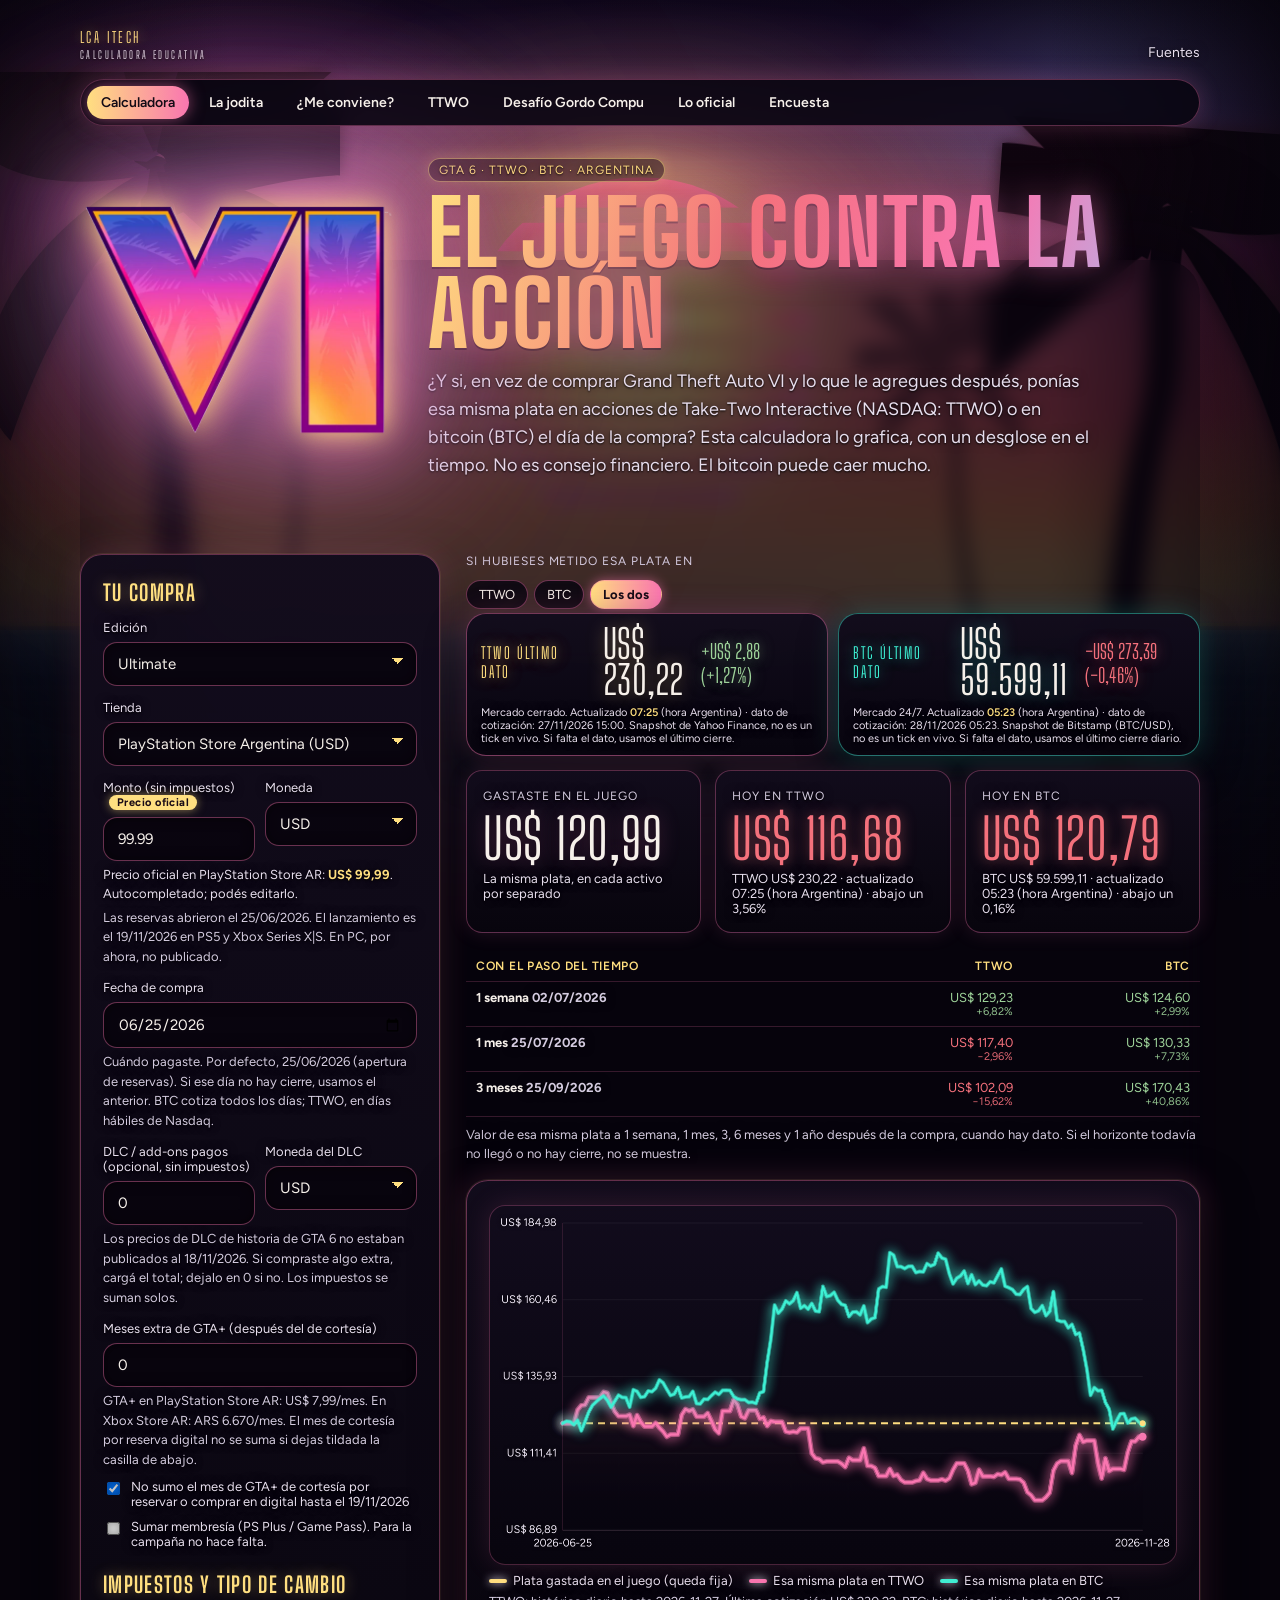
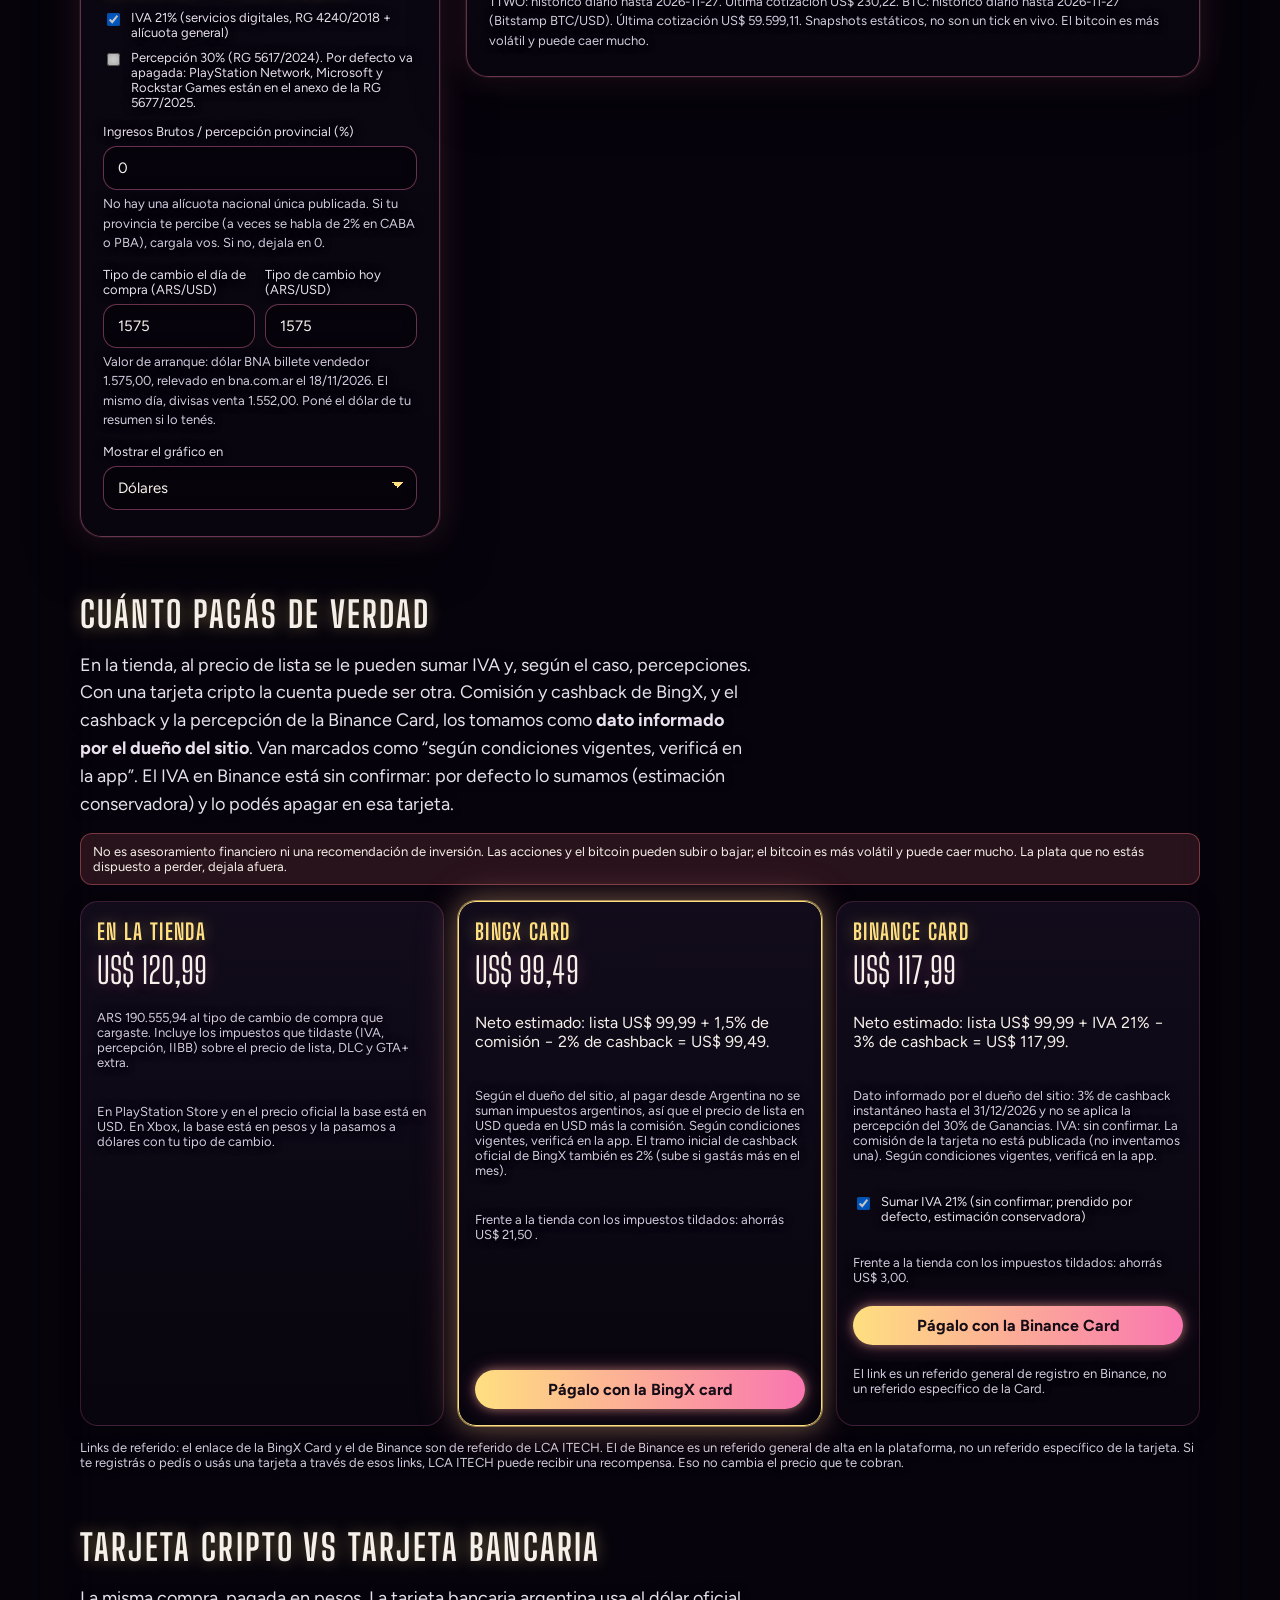
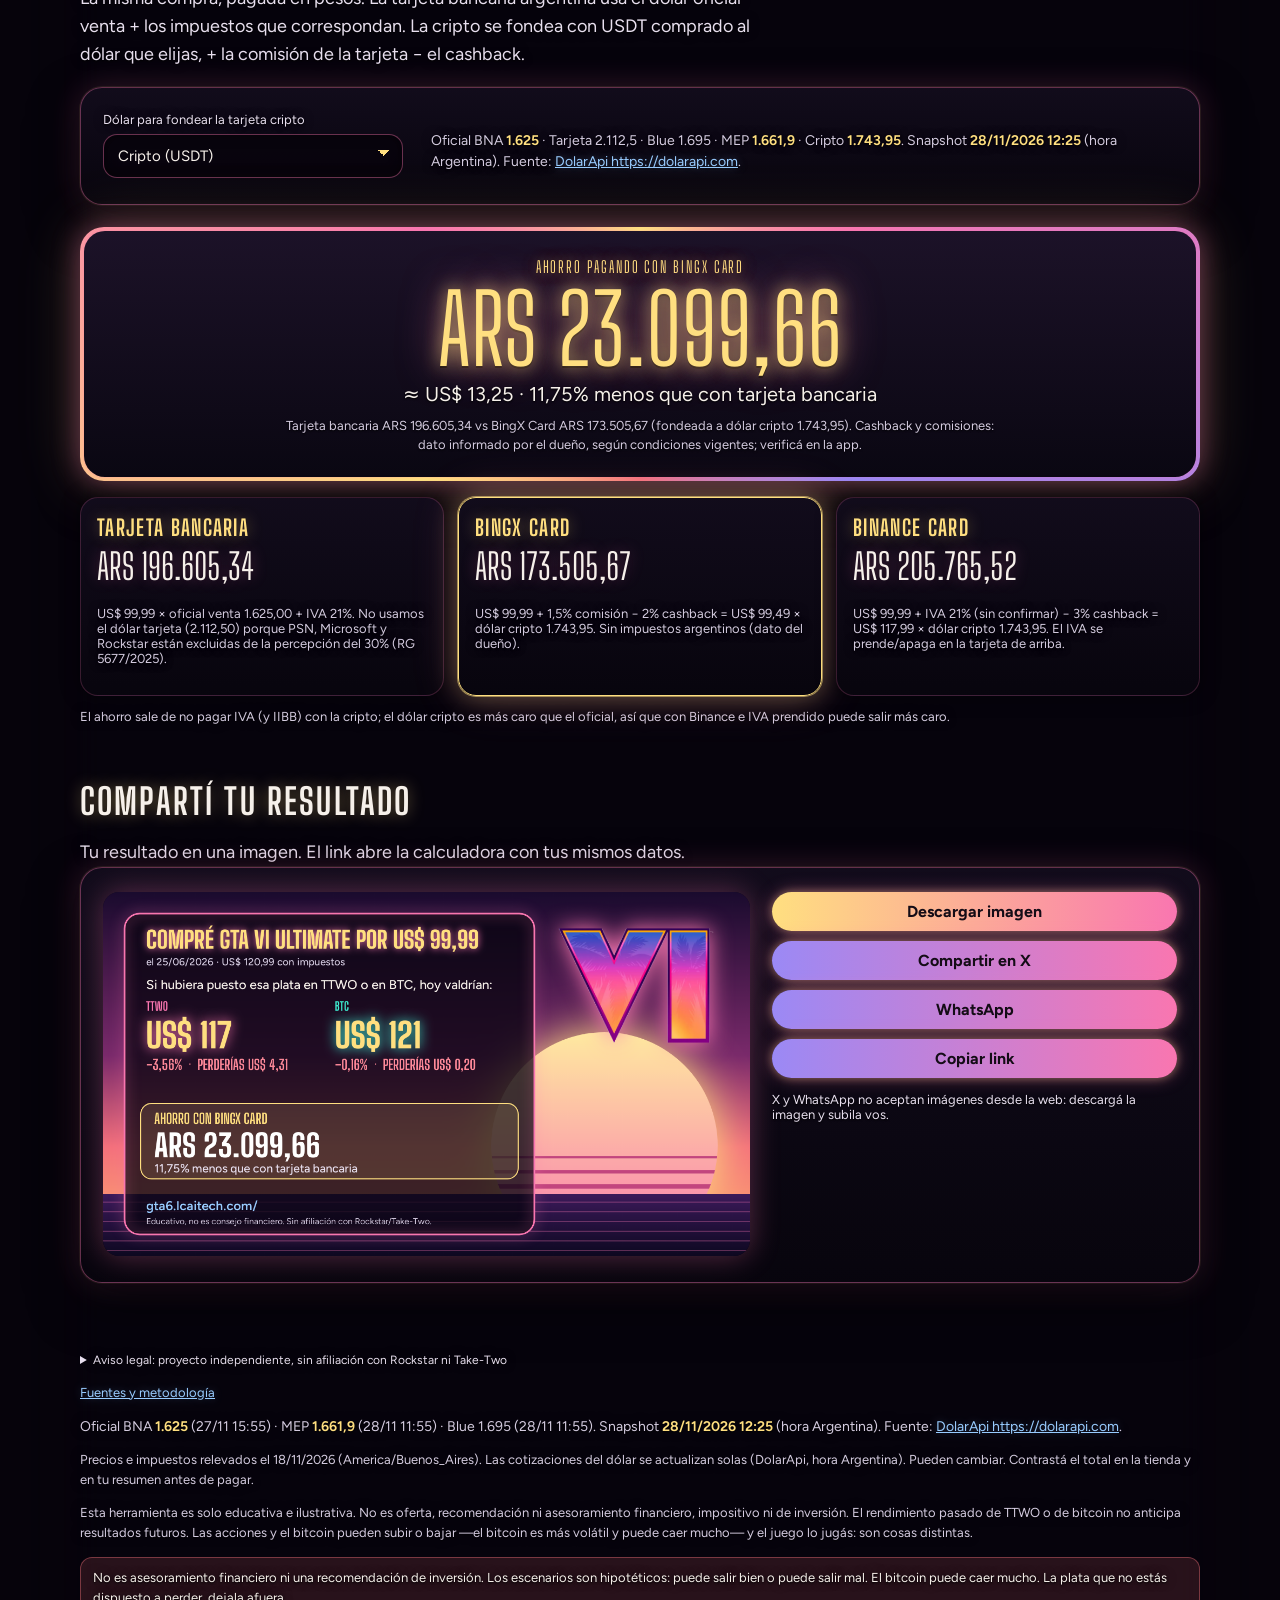
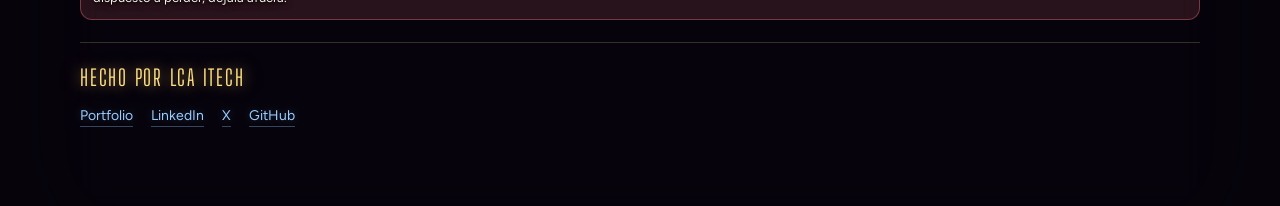
<file: index.html>
<!DOCTYPE html>
<html lang="es-AR">
<head>
  <meta charset="utf-8">
  <meta name="viewport" content="width=device-width, initial-scale=1">
  <title>GTA 6 vs. acciones de Take-Two — LCA ITECH</title>
  <meta name="description" content="Calculadora educativa: qué habría pasado si, en vez de comprar GTA 6 y los DLC, invertías esa plata en acciones de Take-Two (TTWO) el mismo día.">
  <meta name="theme-color" content="#0d0c1a">
  <meta property="og:title" content="GTA 6 vs. acciones de Take-Two — LCA ITECH">
  <meta property="og:description" content="Calculadora educativa: comprar Grand Theft Auto VI versus invertir esa plata en acciones de Take-Two (TTWO).">
  <meta property="og:type" content="website">
  <meta property="og:url" content="https://gta6.lcaitech.com/">
  <meta property="og:image" content="https://gta6.lcaitech.com/assets/og.png">
  <meta property="og:locale" content="es_AR">
  <meta name="twitter:card" content="summary_large_image">
  <meta name="twitter:image" content="https://gta6.lcaitech.com/assets/og.png">
  <meta name="twitter:title" content="GTA 6 vs. acciones de Take-Two — LCA ITECH">
  <meta name="twitter:description" content="¿Cuánto valdría lo que gastaste en GTA 6 si lo ponías en TTWO? Y cuánto ahorrás pagando con tarjeta cripto en Argentina.">
  <meta name="twitter:site" content="@LCA_ITECH">
  <meta property="og:image:width" content="1200">
  <meta property="og:image:height" content="630">
  <meta property="og:image:alt" content="GTA 6 vs acciones de Take-Two: calculadora de LCA ITECH">
  <link rel="canonical" href="https://gta6.lcaitech.com/">
  <link rel="preconnect" href="https://fonts.googleapis.com">
  <link rel="preconnect" href="https://fonts.gstatic.com" crossorigin>
  <link href="https://fonts.googleapis.com/css2?family=Big+Shoulders+Display:wght@500;700;800&family=Figtree:wght@400;500;600;700&display=swap" rel="stylesheet">
  <link rel="stylesheet" href="css/tema.css">
  <link rel="stylesheet" href="css/escena.css">
  <link rel="stylesheet" href="css/vidrio-ticker.css">
  <link rel="stylesheet" href="css/calculadora.css">
  <link rel="stylesheet" href="css/vistas.css">
  <link rel="stylesheet" href="css/conviene-desafio.css">
  <link rel="stylesheet" href="css/metas.css">
  <link rel="stylesheet" href="css/btc-oficial.css">
  <link rel="stylesheet" href="css/pulido.css">
  <link rel="icon" href="assets/favicon.ico" sizes="any">
  <link rel="icon" type="image/png" href="assets/favicon.png">
  <link rel="apple-touch-icon" href="assets/favicon.png">
</head>
<body>
  <div class="miami-scene" aria-hidden="true">
    <div class="sky"></div>
    <div class="sun-wrap">
      <svg class="sun" viewBox="0 0 200 200" xmlns="http://www.w3.org/2000/svg">
        <defs>
          <radialGradient id="sunFill" cx="50%" cy="45%" r="60%">
            <stop offset="0%" stop-color="#fff1b8"/>
            <stop offset="35%" stop-color="#ffdf80"/>
            <stop offset="70%" stop-color="#f4717c"/>
            <stop offset="100%" stop-color="#e963c7"/>
          </radialGradient>
          <mask id="sunStripes">
            <rect width="200" height="200" fill="#000"/>
            <rect x="0" y="8" width="200" height="16" fill="#fff"/>
            <rect x="0" y="32" width="200" height="15" fill="#fff"/>
            <rect x="0" y="55" width="200" height="14" fill="#fff"/>
            <rect x="0" y="77" width="200" height="13" fill="#fff"/>
            <rect x="0" y="98" width="200" height="12" fill="#fff"/>
            <rect x="0" y="118" width="200" height="11" fill="#fff"/>
            <rect x="0" y="137" width="200" height="10" fill="#fff"/>
            <rect x="0" y="155" width="200" height="9" fill="#fff"/>
            <rect x="0" y="172" width="200" height="8" fill="#fff"/>
          </mask>
        </defs>
        <circle cx="100" cy="100" r="92" fill="url(#sunFill)" mask="url(#sunStripes)"/>
      </svg>
    </div>
    <div class="sun-reflect"></div>
    <div class="horizon"></div>
    <div class="ocean">
      <div class="water-sheen"></div>
    </div>
    <div class="grid-floor"></div>
    <div class="haze"></div>
    <svg class="palm palm-far palm-far-l" viewBox="0 0 220 520" xmlns="http://www.w3.org/2000/svg">
      <path fill="#120814" d="M110 520c-6-110 8-210-8-312-6-40 6-78-2-118 8-2 18-2 16 6 6 38-6 74 2 122 16 104 4 200 10 302z"/>
      <path fill="#120814" d="M106 92c-86-8-118-58-92-92 26 42 64 64 94 82z"/>
      <path fill="#120814" d="M106 90c-72-40-92-100-54-122 8 42 34 78 62 112z"/>
      <path fill="#120814" d="M108 88c-36-66-34-128 8-136 4 50 2 96 4 126z"/>
      <path fill="#120814" d="M110 88c30-78 62-110 94-88-28 32-56 70-86 96z"/>
      <path fill="#120814" d="M110 94c62-48 122-46 132-8-40 2-90 4-124 16z"/>
      <path fill="#120814" d="M108 96c52 2 100 42 90 90-36-38-66-66-88-82z"/>
      <path fill="#120814" d="M104 96c-64 28-96 88-70 118 14-48 44-86 68-108z"/>
    </svg>
    <svg class="palm palm-far palm-far-r" viewBox="0 0 220 520" xmlns="http://www.w3.org/2000/svg">
      <path fill="#120814" d="M110 520c-6-110 8-210-8-312-6-40 6-78-2-118 8-2 18-2 16 6 6 38-6 74 2 122 16 104 4 200 10 302z"/>
      <path fill="#120814" d="M106 92c-86-8-118-58-92-92 26 42 64 64 94 82z"/>
      <path fill="#120814" d="M106 90c-72-40-92-100-54-122 8 42 34 78 62 112z"/>
      <path fill="#120814" d="M108 88c-36-66-34-128 8-136 4 50 2 96 4 126z"/>
      <path fill="#120814" d="M110 88c30-78 62-110 94-88-28 32-56 70-86 96z"/>
      <path fill="#120814" d="M110 94c62-48 122-46 132-8-40 2-90 4-124 16z"/>
      <path fill="#120814" d="M108 96c52 2 100 42 90 90-36-38-66-66-88-82z"/>
      <path fill="#120814" d="M104 96c-64 28-96 88-70 118 14-48 44-86 68-108z"/>
    </svg>
    <svg class="palm palm-left" viewBox="0 0 220 520" xmlns="http://www.w3.org/2000/svg">
      <defs>
        <linearGradient id="palmShade" x1="0" y1="0" x2="1" y2="0">
          <stop offset="0%" stop-color="#07040c"/>
          <stop offset="55%" stop-color="#140816"/>
          <stop offset="100%" stop-color="#2a1230"/>
        </linearGradient>
      </defs>
      <g id="palmMain" fill="url(#palmShade)">
        <path d="M112 520c-8-118 10-228-12-340-8-44 8-86-4-128 10-4 24-2 22 8 8 42-8 82 2 132 20 112 6 216 14 328z"/>
        <path d="M104 54c-102-6-138-72-96-118 34 54 78 84 112 108z"/>
        <path d="M106 50c-90-48-118-132-58-158 14 58 46 108 76 148z"/>
        <path d="M108 48c-42-88-28-168 28-178 2 68-2 126 0 164z"/>
        <path d="M110 48c20-96 58-150 112-132-28 62-62 108-100 140z"/>
        <path d="M112 46c48-90 108-126 154-88-48 36-92 82-140 118z"/>
        <path d="M114 56c80-58 150-46 168 8-56-8-118 2-160 22z"/>
        <path d="M110 60c78 4 140 58 122 126-52-52-92-90-118-112z"/>
        <path d="M106 58c-80 40-124 122-84 164 22-68 58-118 82-150z"/>
        <path d="M104 62c-96 18-132-28-100-72 40 36 78 56 100 68z"/>
      </g>
    </svg>
    <svg class="palm palm-right" viewBox="0 0 220 520" xmlns="http://www.w3.org/2000/svg">
      <g fill="#100610">
        <path d="M112 520c-8-118 10-228-12-340-8-44 8-86-4-128 10-4 24-2 22 8 8 42-8 82 2 132 20 112 6 216 14 328z"/>
        <path d="M104 54c-102-6-138-72-96-118 34 54 78 84 112 108z"/>
        <path d="M106 50c-90-48-118-132-58-158 14 58 46 108 76 148z"/>
        <path d="M108 48c-42-88-28-168 28-178 2 68-2 126 0 164z"/>
        <path d="M110 48c20-96 58-150 112-132-28 62-62 108-100 140z"/>
        <path d="M112 46c48-90 108-126 154-88-48 36-92 82-140 118z"/>
        <path d="M114 56c80-58 150-46 168 8-56-8-118 2-160 22z"/>
        <path d="M110 60c78 4 140 58 122 126-52-52-92-90-118-112z"/>
        <path d="M106 58c-80 40-124 122-84 164 22-68 58-118 82-150z"/>
        <path d="M104 62c-96 18-132-28-100-72 40 36 78 56 100 68z"/>
      </g>
    </svg>
    <div class="vignette"></div>
  </div>
  <div class="wrap">
    <header class="site-header">
      <div class="brand">LCA ITECH<span>Calculadora educativa</span></div>
      <nav class="nav"><a href="#fuentes">Fuentes</a></nav>
    </header>

    <nav class="tabs" aria-label="Secciones">
      <a href="#calculadora" data-tab="calculadora">Calculadora</a><a href="#jodita" data-tab="jodita">La jodita</a><a href="#conviene" data-tab="conviene">¿Me conviene?</a><a href="#ttwo" data-tab="ttwo">TTWO</a><a href="#desafio" data-tab="desafio">Desafío Gordo Compu</a><a href="#oficial" data-tab="oficial">Lo oficial</a><a href="#encuesta" data-tab="encuesta">Encuesta</a>
    </nav>
    <main id="views">
      <div class="view" data-view="calculadora">
    <section class="hero">
      <div class="hero-layout">
        <div class="vi-mark">
          <picture>
            <source srcset="assets/vi-logo.webp" type="image/webp">
            <img src="assets/vi-logo.png" width="650" height="486" alt="VI, marca de Grand Theft Auto VI. Este sitio no está afiliado a Rockstar ni a Take-Two.">
          </picture>
        </div>
        <div class="hero-copy">
          <div class="pill">GTA 6 · TTWO · BTC · Argentina</div>
          <h1>El juego contra la acción</h1>
          <p class="lede">¿Y si, en vez de comprar Grand Theft Auto VI y lo que le agregues después, ponías esa misma plata en acciones de Take-Two Interactive (NASDAQ: TTWO) o en bitcoin (BTC) el día de la compra? Esta calculadora lo grafica, con un desglose en el tiempo. No es consejo financiero. El bitcoin puede caer mucho.</p>
        </div>
      </div>
    </section>



    <section id="calculadora" class="grid">
      <form class="panel" id="form" autocomplete="off">
        <h3>Tu compra</h3>

        <label for="edition">Edición</label>
        <select id="edition">
          <option value="standard">Estándar</option>
          <option value="ultimate" selected>Ultimate</option>
          <option value="xbox-upgrade">Mejora a Ultimate (solo Xbox)</option>
        </select>

        <label for="store">Tienda</label>
        <select id="store">
          <option value="ps" selected>PlayStation Store Argentina (USD)</option>
          <option value="xbox">Xbox Store Argentina (ARS)</option>
          <option value="official">Precio de lista oficial (USD)</option>
        </select>

        <div class="row" id="custom-row">
          <div>
            <label for="custom-amount">Monto (sin impuestos) <span class="badge" id="amount-badge">Precio oficial</span></label>
            <input id="custom-amount" type="number" min="0" step="0.01" value="99.99" inputmode="decimal">
          </div>
          <div>
            <label for="custom-ccy">Moneda</label>
            <select id="custom-ccy">
              <option value="USD">USD</option>
              <option value="ARS">ARS</option>
            </select>
          </div>
        </div>
        <p class="hint price-hint" id="price-hint"></p>
        <p class="hint">Las reservas abrieron el 25/06/2026. El lanzamiento es el 19/11/2026 en PS5 y Xbox Series X|S. En PC, por ahora, no publicado.</p>

        <label for="purchase-date">Fecha de compra</label>
        <input id="purchase-date" type="date" value="2026-06-25" min="2024-11-18" max="2026-11-19">
        <p class="hint">Cuándo pagaste. Por defecto, 25/06/2026 (apertura de reservas). Si ese día no hay cierre, usamos el anterior. BTC cotiza todos los días; TTWO, en días hábiles de Nasdaq.</p>

        <div class="row">
          <div>
            <label for="dlc">DLC / add-ons pagos (opcional, sin impuestos)</label>
            <input id="dlc" type="number" min="0" step="0.01" value="0">
          </div>
          <div>
            <label for="dlc-ccy">Moneda del DLC</label>
            <select id="dlc-ccy">
              <option value="USD" selected>USD</option>
              <option value="ARS">ARS</option>
            </select>
          </div>
        </div>
        <p class="hint">Los precios de DLC de historia de GTA 6 no estaban publicados al 18/11/2026. Si compraste algo extra, cargá el total; dejalo en 0 si no. Los impuestos se suman solos.</p>

        <label for="gtaplus-months">Meses extra de GTA+ (después del de cortesía)</label>
        <input id="gtaplus-months" type="number" min="0" step="1" value="0">
        <p class="hint">GTA+ en PlayStation Store AR: US$ 7,99/mes. En Xbox Store AR: ARS 6.670/mes. El mes de cortesía por reserva digital no se suma si dejas tildada la casilla de abajo.</p>
        <label class="check"><input type="checkbox" id="courtesy-month" checked> No sumo el mes de GTA+ de cortesía por reservar o comprar en digital hasta el 19/11/2026</label>

        <label class="check"><input type="checkbox" id="memb-on"> Sumar membresía (PS Plus / Game Pass). Para la campaña no hace falta.</label>
        <div id="memb-fields" hidden>
          <div class="row">
            <div>
              <label for="memb-plan">Plan</label>
              <select id="memb-plan">
                <option value="ps-essential">PS Plus Essential</option>
                <option value="ps-extra">PS Plus Extra</option>
                <option value="ps-deluxe">PS Plus Deluxe</option>
                <option value="gp-essential">Game Pass Essential</option>
                <option value="gp-premium">Game Pass Premium</option>
                <option value="gp-ultimate">Game Pass Ultimate</option>
                <option value="pc-gp">PC Game Pass</option>
              </select>
            </div>
            <div>
              <label for="memb-months">Duración</label>
              <select id="memb-months"><option value="1">1 mes</option></select>
            </div>
          </div>
          <p class="hint" id="memb-hint"></p>
        </div>

        <h3 style="margin-top:22px">Impuestos y tipo de cambio</h3>
        <label class="check"><input type="checkbox" id="iva" checked> IVA 21% (servicios digitales, RG 4240/2018 + alícuota general)</label>
        <label class="check"><input type="checkbox" id="percepcion"> Percepción 30% (RG 5617/2024). Por defecto va apagada: PlayStation Network, Microsoft y Rockstar Games están en el anexo de la RG 5677/2025.</label>
        <label for="iibb">Ingresos Brutos / percepción provincial (%)</label>
        <input id="iibb" type="number" min="0" max="20" step="0.1" value="0">
        <p class="hint">No hay una alícuota nacional única publicada. Si tu provincia te percibe (a veces se habla de 2% en CABA o PBA), cargala vos. Si no, dejala en 0.</p>

        <div class="row">
          <div>
            <label for="fx-buy">Tipo de cambio el día de compra (ARS/USD)</label>
            <input id="fx-buy" type="number" min="1" step="0.01" value="1575">
          </div>
          <div>
            <label for="fx-now">Tipo de cambio hoy (ARS/USD)</label>
            <input id="fx-now" type="number" min="1" step="0.01" value="1575">
          </div>
        </div>
        <p class="hint">Valor de arranque: dólar BNA billete vendedor 1.575,00, relevado en bna.com.ar el 18/11/2026. El mismo día, divisas venta 1.552,00. Poné el dólar de tu resumen si lo tenés.</p>

        <label for="display-ccy">Mostrar el gráfico en</label>
        <select id="display-ccy">
          <option value="USD" selected>Dólares</option>
          <option value="ARS">Pesos</option>
        </select>
      </form>

      <div>
        <p class="k asset-k">Si hubieses metido esa plata en</p>
        <div class="chips" id="asset-toggle" role="radiogroup" aria-label="Activo a comparar">
          <button type="button" data-asset="ttwo" aria-pressed="false">TTWO</button>
          <button type="button" data-asset="btc" aria-pressed="false">BTC</button>
          <button type="button" data-asset="both" aria-pressed="true">Los dos</button>
        </div>
        <div class="ticker-row" id="ticker" aria-live="polite">Cargando cotizaciones…</div>
        <div class="results" id="stats"></div>
        <div id="breakdown" class="breakdown" hidden></div>
        <div class="panel">
          <div class="chart-wrap"><canvas id="chart" width="1400" height="720" aria-label="Gráfico comparativo del dinero gastado y del valor de TTWO o BTC en el tiempo"></canvas></div>
          <div class="legend">
            <span><i class="swatch" style="background:#ffdf80"></i>Plata gastada en el juego (queda fija)</span>
            <span id="leg-ttwo"><i class="swatch" style="background:#f976b0"></i>Esa misma plata en TTWO</span>
            <span id="leg-btc"><i class="swatch" style="background:#3ef0d4"></i>Esa misma plata en BTC</span>
          </div>
          <p class="hint" id="chart-note"></p>
        </div>
      </div>
    </section>

    <section id="pago">
      <h2>Cuánto pagás de verdad</h2>
      <p class="lede">En la tienda, al precio de lista se le pueden sumar IVA y, según el caso, percepciones. Con una tarjeta cripto la cuenta puede ser otra. Comisión y cashback de BingX, y el cashback y la percepción de la Binance Card, los tomamos como <strong>dato informado por el dueño del sitio</strong>. Van marcados como “según condiciones vigentes, verificá en la app”. El IVA en Binance está sin confirmar: por defecto lo sumamos (estimación conservadora) y lo podés apagar en esa tarjeta.</p>
      <p class="disclaimer-short">No es asesoramiento financiero ni una recomendación de inversión. Las acciones y el bitcoin pueden subir o bajar; el bitcoin es más volátil y puede caer mucho. La plata que no estás dispuesto a perder, dejala afuera.</p>
      <div class="pay-grid" id="pay-grid"></div>
      <p class="muted" style="margin-top:14px">Links de referido: el enlace de la BingX Card y el de Binance son de referido de LCA ITECH. El de Binance es un referido general de alta en la plataforma, no un referido específico de la tarjeta. Si te registrás o pedís o usás una tarjeta a través de esos links, LCA ITECH puede recibir una recompensa. Eso no cambia el precio que te cobran.</p>
    </section>

    <section id="cripto-vs-banco">
      <h2>Tarjeta cripto vs tarjeta bancaria</h2>
      <p class="lede">La misma compra, pagada en pesos. La tarjeta bancaria argentina usa el dólar oficial venta + los impuestos que correspondan. La cripto se fondea con USDT comprado al dólar que elijas, + la comisión de la tarjeta − el cashback.</p>
      <div class="fx-bar panel">
        <div>
          <label for="fund-rate">Dólar para fondear la tarjeta cripto</label>
          <select id="fund-rate">
            <option value="cripto" selected>Cripto (USDT)</option>
            <option value="bolsa">MEP</option>
            <option value="blue">Blue</option>
            <option value="oficial">Oficial</option>
          </select>
        </div>
        <p class="fx-meta" id="fx-meta">Cargando cotizaciones…</p>
      </div>
      <div id="savings"></div>
      <div class="pay-grid" id="compare-grid"></div>
      <p class="muted" id="compare-note"></p>
    </section>

    <section id="compartir">
      <h2>Compartí tu resultado</h2>
      <p class="lede">Tu resultado en una imagen. El link abre la calculadora con tus mismos datos.</p>
      <div class="share-layout panel">
        <canvas id="share-canvas" width="1200" height="675" aria-label="Imagen para compartir con tu resultado"></canvas>
        <div class="share-actions">
          <button type="button" class="cta" id="share-download">Descargar imagen</button>
          <a class="cta alt" id="share-x" href="https://x.com/intent/post" target="_blank" rel="noopener noreferrer">Compartir en X</a>
          <a class="cta alt" id="share-wa" href="https://wa.me/" target="_blank" rel="noopener noreferrer">WhatsApp</a>
          <button type="button" class="cta alt" id="share-native" hidden>Compartir…</button>
          <button type="button" class="cta alt" id="share-copy">Copiar link</button>
          <p class="share-note">X y WhatsApp no aceptan imágenes desde la web: descargá la imagen y subila vos.</p>
        </div>
      </div>
    </section>

      </div>
      <div class="view" data-view="jodita" hidden>
    <section id="jodita">
      <h2>¿Cuánto te sale la jodita del GTA VI?</h2>
      <p class="lede">Consola + juego + membresía + upgrade + la tele. Todo junto, en pesos, y cuánto te ahorrás pagando lo que conviene con tarjeta cripto.</p>
      <div class="grid jodita-grid">
        <form class="panel" id="j-form" autocomplete="off">
          <h3>Tu combo</h3>
          <label for="j-console">Consola</label>
          <select id="j-console"></select>
          <div id="j-console-row">
            <label for="j-console-price">Precio de la consola (ARS, con IVA)</label>
            <input id="j-console-price" type="number" min="0" step="1" inputmode="numeric">
            <p class="hint" id="j-console-hint"></p>
            <div class="cuotas" id="j-cuotas"></div>
          </div>
          <label class="check"><input type="checkbox" id="j-game" checked> El juego</label>
          <select id="j-game-format" aria-label="Formato del juego">
            <option value="digital">Digital (edición y tienda de la Calculadora)</option>
            <option value="box">En caja: PS5 ARS 219.999 (Frávega) / Xbox ARS 239.999 (Game Sense)</option>
          </select>
          <p class="hint">La caja es compra local en pesos y entra en las cuotas de la tienda. La edición digital se paga en un solo pago (sin cuotas).</p>
          <label class="check"><input type="checkbox" id="j-upgrade"> Upgrade a Ultimate después</label>
          <div id="j-upgrade-fields" hidden>
            <div class="row">
              <div><label for="j-upgrade-price">Precio del upgrade</label><input id="j-upgrade-price" type="number" min="0" step="0.01"></div>
              <div><label for="j-upgrade-ccy">Moneda</label><select id="j-upgrade-ccy"><option value="USD">USD</option><option value="ARS">ARS</option></select></div>
            </div>
            <p class="hint" id="j-upgrade-hint"></p>
          </div>
          <label class="check"><input type="checkbox" id="j-memb"> Membresía (PS Plus / Game Pass) — para la campaña no hace falta</label>
          <div id="j-memb-fields" hidden>
            <div class="row">
              <div><label for="j-memb-plan">Plan</label><select id="j-memb-plan"></select></div>
              <div><label for="j-memb-months">Duración</label><select id="j-memb-months"></select></div>
            </div>
            <label class="check" id="j-gp-iva-row"><input type="checkbox" id="j-gp-iva" checked> Sumar IVA al Game Pass (sin confirmar si el precio publicado ya lo incluye)</label>
            <p class="hint">GTA VI no está en PS Plus ni en Game Pass, y la campaña es para un jugador: no necesitás membresía para jugarla.</p>
          </div>
          <label for="j-tv">La tele, para ver Vice City como corresponde (ARS, opcional)</label>
          <input id="j-tv" type="number" min="0" step="1" value="0" inputmode="numeric">
          <label for="j-other">Otros: joystick extra, auris, lo que sea (ARS, opcional)</label>
          <input id="j-other" type="number" min="0" step="1" value="0" inputmode="numeric">
          <p class="hint">Tele y otros los cargás vos: no hay un precio único para eso.</p>
        </form>
        <div>
          <div class="panel table-wrap"><p class="swipe-hint">Deslizá la tabla para ver las tres tarjetas →</p><table class="j-table" id="j-table"></table></div>
          <p class="fx-meta" id="j-total"></p>
          <div id="j-savings"></div>
          <p class="muted" id="j-note"></p>
          <div class="mini-share">
            <a class="cta alt" id="j-share-x" href="https://x.com/intent/post" target="_blank" rel="noopener noreferrer">Compartir en X</a>
            <a class="cta alt" id="j-share-wa" href="https://wa.me/" target="_blank" rel="noopener noreferrer">WhatsApp</a>
            <button type="button" class="cta alt" id="j-share-copy">Copiar link</button>
          </div>
        </div>
      </div>
      <div class="panel scen-break" id="j-scenarios">
        <h3>Escenarios: con o sin consola, con o sin tele</h3>
        <p class="hint">Solo compras locales en pesos (la consola, la caja, la tele, otros). Lo digital (PS Store, Game Pass, PS Plus) va aparte: un solo pago, sin cuotas.</p>
        <div class="scen-break-grid" id="j-scen-grid"></div>
        <p class="j-scen-digital" id="j-scen-digital"></p>
        <p class="j-scen-resumen" id="j-scen-resumen"></p>
      </div>
    </section>

      </div>

      <div class="view" data-view="conviene" hidden>
    <section id="conviene">
      <h2>¿Me conviene esta consola para el GTA VI?</h2>
      <p class="lede">Rendimiento según Digital Foundry (18/11/2026): todas apuntan a 30 fps y no hay modo 40 ni 60. Los precios en pesos son los de hoy en Argentina (18/11/2026), de las tiendas que ya citamos. Digital y Standard de la PS5 Slim rinden igual: cambia el almacenamiento y la lectora.</p>
      <div class="panel conv-wrap">
        <p class="swipe-hint">Deslizá la tabla →</p>
        <div class="conv-scroll">
        <table class="j-table conv-table" id="conv-table"></table>
        </div>
      </div>
      <p class="hint" id="conv-cite">Fuente de rendimiento: <a href="https://www.digitalfoundry.net/features/gta-6-ps5-vs-ps5-pro-xbox-series-x-and-series-s-which-console-plays-best" target="_blank" rel="noopener noreferrer">Digital Foundry, “GTA 6: PS5 vs PS5 Pro, Xbox Series X and Series S: Which Console Plays Best?”, Oliver Mackenzie, 18/11/2026</a>. Xbox One (solo nube): <a href="https://www.digitalfoundry.net/news/2026/11/you-can-play-gta-6-on-xbox-one" target="_blank" rel="noopener noreferrer">Digital Foundry, 10/11/2026</a>, citando a Rockstar (ajustes de Series S; la conexión puede afectar el stream). PC: sin versión anunciada. Los veredictos resumidos son de DF, no un consejo de compra nuestro.</p>
    </section>
      </div>

      <div class="view" data-view="ttwo" hidden>
    <section id="ttwo">
      <h2>TTWO y bitcoin</h2>
      <p class="lede">Cierres diarios de Take-Two Interactive (NASDAQ: TTWO) y de bitcoin (BTC/USD). Podés ver cada precio o comparar el porcentaje desde el mismo día de inicio. Pasá el dedo o el mouse por la línea. Es una foto puntual, no un consejo de inversión. El bitcoin puede caer mucho.</p>
      <div class="panel ttwo-panel">
        <div class="chips" id="ttwo-asset" role="radiogroup" aria-label="Serie del gráfico">
          <button type="button" data-series="ttwo" aria-pressed="true">Precio TTWO</button>
          <button type="button" data-series="btc" aria-pressed="false">Precio BTC</button>
          <button type="button" data-series="pct" aria-pressed="false">% desde el inicio</button>
        </div>
        <div class="chips" id="ttwo-range" role="group" aria-label="Rango del gráfico">
          <button type="button" data-r="1M">1M</button>
          <button type="button" data-r="3M">3M</button>
          <button type="button" data-r="6M" aria-pressed="true">6M</button>
          <button type="button" data-r="1A">1A</button>
          <button type="button" data-r="MAX">Máx</button>
        </div>
        <div class="ttwo-readout" id="ttwo-readout" aria-live="polite"></div>
        <div class="ttwo-chart-wrap">
          <canvas id="ttwo-chart" width="1100" height="420" role="img" aria-label="Gráfico de cierres diarios de TTWO y BTC"></canvas>
        </div>
        <p class="hint" id="ttwo-note"></p>
      </div>
    </section>
      </div>

      <div class="view" data-view="desafio" hidden>
    <section id="desafio">
      <div class="desafio-hero">
        <picture>
          <source type="image/webp" srcset="assets/desafio-pc-640.webp 640w, assets/desafio-pc-1280.webp 1280w" sizes="(max-width: 700px) 100vw, 1180px">
          <img src="assets/desafio-pc-1280.jpg" srcset="assets/desafio-pc-640.jpg 640w, assets/desafio-pc-1280.jpg 1280w" sizes="(max-width: 700px) 100vw, 1180px" width="1280" height="720" alt="Una PC gamer con luces neón frente a un atardecer synthwave con palmeras" loading="lazy" decoding="async">
        </picture>
        <div class="desafio-hero-text">
          <h2>Desafío Gordo Compu: ¿me sale la PC (o la placa) con TTWO o BTC?</h2>
          <p class="lede">Ponés plata en TTWO, en bitcoin, o la mitad en cada uno, y mirás si llegás a la meta: datos reales y escenarios. El bitcoin puede caer mucho.</p>
          <ul class="paths"><li>Comprar la PC</li><li>Meter en Take-Two o BTC</li><li>Ni una ni otra / esperar</li></ul>
        </div>
      </div>
      <nav class="d-subtabs" id="d-subtabs" aria-label="Dentro del desafío">
        <button type="button" data-pane="comparar" aria-selected="true">Comparar</button>
        <button type="button" data-pane="armar">Armar PC</button>
        <button type="button" data-pane="metas">Metas</button>
        <button type="button" data-pane="meta">Meta y simulación</button>
        <button type="button" data-pane="encuesta">Encuesta</button>
      </nav>

      <div class="d-pane" data-pane="comparar">
        <h3>Placa vs consola</h3>
        <p class="muted" id="cmp-stamp">Cargando precios verificados…</p>
        <p class="fine-inline">No es un tick en vivo: un robot revisa las fichas públicas una vez por día. Si una tienda no responde, se muestra el último precio verificado con su fecha. Dólares al MEP (DolarApi) y acciones al último cierre de TTWO.</p>
        <div class="row cmp-pick">
          <div><label for="cmp-gpu">Placa</label><select id="cmp-gpu"></select></div>
          <div><label for="cmp-console">Consola</label><select id="cmp-console"></select></div>
        </div>
        <div class="cmp-cards" id="cmp-cards"></div>
        <p class="muted" id="cmp-delta"></p>
        <h4 class="cmp-list-title">Catálogo verificado</h4>
        <div id="cmp-table"></div>
      </div>

      <div class="d-pane" data-pane="armar" hidden>
        <h3>Armá tu Gordo Compu</h3>
        <p class="muted">Precios de fichas reales. La mother tiene que calzar con el socket del micro y el tipo de RAM. Fuente, disco y gabinete son optativos.</p>
        <div class="chips" id="d-presets" role="group" aria-label="Presets">
          <button type="button" data-preset="basico">Gordo Compu básico</button>
          <button type="button" data-preset="medio">Gordo Compu medio</button>
          <button type="button" data-preset="zarpado">Gordo Compu zarpado</button>
        </div>
        <div class="build-layout">
          <form class="panel" id="b-form" autocomplete="off">
            <div class="row">
              <div><label for="b-cpu">Micro</label><select id="b-cpu"></select></div>
              <div><label for="b-ram">Memoria</label><select id="b-ram"></select></div>
            </div>
            <div class="row">
              <div><label for="b-mobo">Mother</label><select id="b-mobo"></select></div>
              <div><label for="b-gpu">Placa de video</label><select id="b-gpu"></select></div>
            </div>
            <div class="row">
              <div><label for="b-psu">Fuente (opcional)</label><select id="b-psu"></select></div>
              <div><label for="b-ssd">Disco (opcional)</label><select id="b-ssd"></select></div>
            </div>
            <label for="b-case">Gabinete (opcional)</label>
            <select id="b-case"></select>
            <div id="b-out"></div>
            <button type="button" class="cta" id="b-use-goal">Usar este armado como meta</button>
          </form>
          <div class="case3d-wrap panel">
            <h4>Gabinete</h4>
            <div id="case3d" class="case3d"></div>
          </div>
        </div>
      </div>


      <div class="d-pane" data-pane="metas" hidden>
        <h3>Tus metas</h3>
        <p class="muted">Elegí qué querés comprarte. El monto es el precio verificado, pasado a dólares al MEP (la cotización y la fecha están abajo). Los plazos son una cuenta, no una promesa.</p>
        <p class="fx-meta" data-fx-rates>Cargando cotizaciones…</p>
        <div class="metas-layout">
          <form class="panel" id="m-form" autocomplete="off">
            <label for="m-type">¿Cuál es tu objetivo?</label>
            <select id="m-type">
              <option value="pc">Mi PC nueva</option>
              <option value="gpu">Una placa de video</option>
              <option value="ram">Más memoria RAM</option>
              <option value="cpu">Un procesador nuevo</option>
            </select>
            <label for="m-item">Elegí el modelo</label>
            <select id="m-item"></select>
            <p class="muted" id="m-item-info"></p>
            <div class="row">
              <div><label for="m-initial">Aporte inicial (US$)</label><input id="m-initial" type="number" min="0" step="0.01" value="100"></div>
              <div><label for="m-monthly">Aporte mensual (US$)</label><input id="m-monthly" type="number" min="0" step="0.01" value="10"></div>
            </div>
            <label for="m-start">Desde</label>
            <input id="m-start" type="date" value="2026-11-18">
            <p class="k">Supuesto de inversión</p>
            <div class="chips" id="m-asset" role="radiogroup" aria-label="Activo para la meta">
              <button type="button" data-asset="ttwo" aria-pressed="true">TTWO</button>
              <button type="button" data-asset="btc" aria-pressed="false">BTC</button>
              <button type="button" data-asset="half" aria-pressed="false">Mitad y mitad</button>
            </div>
            <label for="m-drop">Si el componente baja: <strong id="m-drop-val">20%</strong></label>
            <input id="m-drop" type="range" min="0" max="40" step="5" value="20" aria-valuemin="0" aria-valuemax="40">
            <div class="chips" id="m-drop-chips" role="group" aria-label="Baja del componente">
              <button type="button" data-drop="10">10%</button>
              <button type="button" data-drop="20" aria-pressed="true">20%</button>
              <button type="button" data-drop="30">30%</button>
            </div>
            <label for="m-ttwo" id="m-ttwo-label">Supuesto de TTWO: <strong id="m-ttwo-val">0%</strong></label>
            <input id="m-ttwo" type="range" min="-50" max="200" step="5" value="0">
            <div id="m-btc-block" hidden>
              <label for="m-btc">Supuesto de BTC: <strong id="m-btc-val">0%</strong></label>
              <input id="m-btc" type="range" min="-50" max="200" step="5" value="0">
            </div>
            <p class="fine-inline" id="m-assume-note">El supuesto interpola el precio en línea recta hasta esa variación a los 24 meses, igual que el simulador. No es un pronóstico. El bitcoin puede caer mucho.</p>
          </form>
          <div>
            <div class="danger-box" id="m-disclaimer" role="note"></div>
            <div id="m-out" aria-live="polite"></div>
          </div>
        </div>
      </div>

      <div class="d-pane" data-pane="meta" hidden>
      <details class="sim panel" id="sim">
        <summary><strong>Simulador de proyección</strong> <span class="fine-inline">· simulación hipotética, no es consejo de inversión</span></summary>
        <p class="k">Activo de la simulación</p>
        <div class="chips" id="s-asset" role="radiogroup" aria-label="Activo de la simulación">
          <button type="button" data-asset="ttwo" aria-pressed="true">TTWO</button>
          <button type="button" data-asset="btc" aria-pressed="false">BTC</button>
          <button type="button" data-asset="half" aria-pressed="false">Mitad y mitad</button>
        </div>
        <div class="sim-grid">
          <div><label for="s-initial">Monto inicial (US$)</label><input id="s-initial" type="number" min="0" step="0.01"></div>
          <div><label for="s-monthly">Aporte mensual (US$)</label><input id="s-monthly" type="number" min="0" step="1" value="20"></div>
          <div><label for="s-start">Fecha de inicio</label><input id="s-start" type="date" value="2026-11-18"></div>
          <div id="s-target-wrap"><label for="s-target" id="s-target-label">Precio TTWO al final (US$)</label><input id="s-target" type="number" min="1" step="0.01"></div>
          <div id="s-target-btc-wrap" hidden><label for="s-target-btc">Precio BTC al final (US$)</label><input id="s-target-btc" type="number" min="1" step="0.01"></div>
        </div>
        <div class="chips horizon-chips" id="s-horizon" role="radiogroup" aria-label="Horizonte en meses">
          <span class="fine-inline">Horizonte:</span>
          <button type="button" data-m="1">1 m</button><button type="button" data-m="2">2 m</button><button type="button" data-m="3">3 m</button><button type="button" data-m="4">4 m</button><button type="button" data-m="5">5 m</button><button type="button" data-m="6" aria-pressed="true">6 m</button><button type="button" data-m="7">7 m</button><button type="button" data-m="8">8 m</button><button type="button" data-m="9">9 m</button><button type="button" data-m="10">10 m</button><button type="button" data-m="11">11 m</button><button type="button" data-m="12">12 m</button>
        </div>
        <label for="s-slider" class="slider-label" id="s-slider-label">Variación de TTWO: <strong id="s-slider-val">0%</strong></label>
        <input id="s-slider" type="range" min="-50" max="200" step="5" value="0">
        <div id="s-btc-slider-block" hidden>
          <label for="s-slider-btc" class="slider-label">Variación de BTC: <strong id="s-slider-btc-val">0%</strong></label>
          <input id="s-slider-btc" type="range" min="-50" max="200" step="5" value="0">
        </div>
        <div class="sim-out" id="s-out"></div>
        <p class="fine-inline" id="s-note">Supuesto: el monto inicial compra al precio actual; cada aporte mensual compra en su fecha a un precio interpolado en línea recta entre el actual y el precio final que elegiste. En mitad y mitad, el inicial y el aporte se parten en partes iguales. Es una simulación hipotética, no es consejo de inversión ni un pronóstico. El bitcoin puede caer mucho.</p>
      </details>
      <div class="grid">
        <form class="panel" id="d-form" autocomplete="off">
          <h3>Tu meta</h3>
          <label for="d-goal">Meta (referencias, no requisitos del juego)</label>
          <select id="d-goal"></select>
          <div class="row" id="d-goal-custom" hidden>
            <div><label for="d-goal-amount">Monto de la meta</label><input id="d-goal-amount" type="number" min="0" step="1" value="1000"></div>
            <div><label for="d-goal-ccy">Moneda</label><select id="d-goal-ccy"><option value="USD">USD</option><option value="ARS">ARS</option></select></div>
          </div>
          <p class="hint">Las metas en pesos se pasan a dólares al MEP; la cotización y la fecha aparecen acá abajo, para que no se confunda el monto en dólares con el tipo de cambio.</p>
          <p class="fx-meta" data-fx-rates>Cargando cotizaciones…</p>
          <div class="row">
            <div><label for="d-lump">Monto inicial (US$)</label><input id="d-lump" type="number" min="0" step="1" value="500"></div>
            <div><label for="d-monthly">Aporte mensual (US$)</label><input id="d-monthly" type="number" min="0" step="1" value="0"></div>
          </div>
          <label for="d-start">Desde</label>
          <input id="d-start" type="date" value="2026-06-25">
          <p class="hint">Usamos cierres reales de TTWO desde esa fecha hasta hoy.</p>
        </form>
        <div>
          <div class="danger-box" id="d-disclaimer" role="note"></div>
          <div id="d-real"></div>
          <p class="muted" id="d-scen-lead"></p>
          <div class="scen-grid" id="d-scen"></div>
          <div class="mini-share">
            <a class="cta alt" id="d-share-x" href="https://x.com/intent/post" target="_blank" rel="noopener noreferrer">Compartir en X</a>
            <a class="cta alt" id="d-share-wa" href="https://wa.me/" target="_blank" rel="noopener noreferrer">WhatsApp</a>
            <button type="button" class="cta alt" id="d-share-copy">Copiar link</button>
          </div>
        </div>
      </div>
      <details class="panel wait-acc">
        <summary><strong>Consola hoy vs. esperar la PC</strong> <span class="fine-inline">· fecha de PC a tu criterio, no hay anuncio oficial</span></summary>
        <p class="muted">Compará jugar ya (tu jodita de arriba) contra guardar esa plata en TTWO hasta que salga en PC. No hay fecha oficial para PC: elegí una vos.</p>
      <div class="wait-panel">
        <label for="w-mode">¿Qué querés comparar?</label>
        <select id="w-mode">
          <option value="pc">Esperar el lanzamiento en PC (fecha tuya, no oficial)</option>
          <option value="bf">Esperar hasta fin de noviembre (27–30/11/2026, Black Friday)</option>
        </select>
        <div id="w-pc-fields">
          <label for="w-pcdate">¿Hasta cuándo esperarías? (fecha tuya, no oficial)</label>
          <input id="w-pcdate" type="date" value="2027-06-30" min="2026-11-19">
        </div>
        <p class="danger-line" id="w-disclaimer"></p>
        <div id="w-out"></div>
        <p class="muted" id="w-scen-lead"></p>
        <div class="scen-grid" id="w-scen"></div>
      </div>
      </details>
      </div>

      <div class="d-pane" data-pane="encuesta" hidden>
        <h3>Encuesta en vivo</h3>
        <p class="muted">¿Vas a esperar al de PC o comprás consola? Los totales se actualizan solos, sin datos personales.</p>
        <div class="panel poll-panel" data-poll-root>
          <div class="poll-options"></div>
          <p class="muted poll-status" aria-live="polite"></p>
          <div class="poll-results" hidden></div>
        </div>
      </div>
    </section>

      </div>
      <div class="view" data-view="oficial" hidden>
    <section id="oficial">
      <h2>Lo oficial de GTA VI</h2>
      <p class="lede">Material oficial de Rockstar Games. No lo alojamos ni lo copiamos: el video se ve directamente desde el canal oficial de Rockstar en YouTube y lo demás son links a su sitio.</p>
      <div class="panel">
        <div class="chips official-chips" id="trailer-chips" role="radiogroup" aria-label="Elegí el video"></div>
        <div class="video-frame" id="video-frame"></div>
        <p class="hint video-meta" id="video-meta" aria-live="polite"></p>
        <p class="hint">El video recién se le pide a YouTube cuando tocás «Ver», y usamos su modo de privacidad ampliada (youtube-nocookie.com).</p>
      </div>
      <div class="pay-grid official-grid">
        <article class="pay-card">
          <h3>Sitio oficial</h3>
          <p class="muted">La página de Grand Theft Auto VI y el canal de Rockstar Games en YouTube, con todo lo que publica la empresa.</p>
          <div class="official-actions">
            <a class="cta" href="https://www.rockstargames.com/VI" data-track="click_rockstar" target="_blank" rel="noopener noreferrer">Ir al sitio de GTA VI</a>
            <a class="cta alt" href="https://www.youtube.com/channel/UC6VcWc1rAoWdBCM0JxrRQ3A" data-track="click_rockstar" target="_blank" rel="noopener noreferrer">Canal de Rockstar</a>
          </div>
        </article>
        <article class="pay-card">
          <h3>Mapa de Leónida</h3>
          <p class="muted">Rockstar publicó el póster oficial «Leonida Map &amp; Cover Art Poster» (4 variantes, una imprimible). No tiene un link directo: se descarga desde su galería de arte y fondos de pantalla.</p>
          <div class="official-actions">
            <a class="cta" href="https://www.rockstargames.com/VI/media/artwork-wallpapers" data-track="click_rockstar_mapa" target="_blank" rel="noopener noreferrer">Ver y descargar el mapa</a>
          </div>
        </article>
        <article class="pay-card">
          <h3>Música</h3>
          <p class="muted">Singles, radios del juego y el score original de Justice, con el reproductor de Rockstar.</p>
          <div class="official-actions">
            <a class="cta" href="https://www.rockstargames.com/VI/music" data-track="click_rockstar_musica" target="_blank" rel="noopener noreferrer">Escuchar en rockstargames.com</a>
          </div>
        </article>
      </div>
      <p class="hint">Estos links no son de referido: no nos llevamos nada si los tocás.</p>
      <p class="hint">Grand Theft Auto VI, su logo, los tráileres y todo el material de Rockstar Games y Take-Two Interactive pertenecen a sus dueños. Este sitio es independiente y no está afiliado: solo enlaza e incrusta contenido que ellos mismos publican.</p>
    </section>

      </div>
      <div class="view" data-view="encuesta" hidden>
    <section id="encuesta">
      <h2>Encuesta: ¿vas a esperar al lanzamiento en PC o vas a comprar consola?</h2>
      <div class="panel poll-panel" data-poll-root>
        <div class="poll-options" id="poll-options"></div>
        <p class="muted poll-status" id="poll-status" aria-live="polite"></p>
        <div class="poll-results" id="poll-results" hidden></div>
      </div>
    </section>

      </div>
      <div class="view" data-view="fuentes" hidden>
    <section id="impuestos">
      <h2>Cómo está armada la cuenta</h2>
      <div class="panel">
        <p>Los impuestos se suman sobre el precio de lista (no se multiplican entre sí): <code>total = lista × (1 + IVA + percepción + IIBB)</code>.</p>
        <ul>
          <li>PlayStation Store Argentina cobra en dólares: Estándar US$ 79,99 y Ultimate US$ 99,99 (fichas oficiales consultadas el 18/11/2026). La mejora a Ultimate figuraba como “No disponible”.</li>
          <li>Xbox Store Argentina cobra en pesos, con un “+” de impuestos: Estándar ARS 113.299, Ultimate ARS 141.990 y mejora ARS 28.691 (fichas oficiales, 18/11/2026).</li>
          <li>GTA+: US$ 7,99/mes en PlayStation Store AR y ARS 6.670/mes en Xbox Store AR (fichas oficiales, 18/11/2026).</li>
          <li>Desde el 16/04/2025, la RG 5677/2025 saca de la percepción del 30% a los pagos a portales del anexo, entre ellos PlayStation Network, Microsoft y Rockstar Games. El IVA 21% sigue. La percepción provincial depende de tu jurisdicción.</li>
          <li>TTWO: cierres diarios de Nasdaq contrastados con Yahoo Finance; el último dato, su fecha y su hora se ven en el recuadro del activo. El gráfico usa un snapshot estático que se actualiza una vez por día después de la rueda, no una cotización en vivo.</li>
          <li>BTC/USD: cierres diarios (UTC) y último dato tomados de la API pública de Bitstamp (ticker y velas diarias), actualizados un par de veces por día; la fecha y la hora de cada dato se ven en el recuadro del activo. El sitio no llama a Bitstamp en el navegador. Coinbase no se usó: sus términos de market data no permiten mostrar ni redistribuir esos datos a terceros sin consentimiento escrito.</li>
        </ul>
      </div>
    </section>

    <section id="fuentes">
      <h2>Fuentes y fechas</h2>
      <p class="muted">Cada número de esta página tiene fuente y fecha de relevamiento. Si no encontramos un dato publicado, dice “no publicado”. No usamos precios de otro país como si fueran de Argentina.</p>
      <div class="panel" style="overflow-x:auto">
        <table class="source-table">
          <thead>
            <tr><th>Dato</th><th>Valor</th><th>Fecha</th><th>Fuente</th></tr>
          </thead>
          <tbody>
            <tr><td>Tráileres de GTA VI (incrustados)</td><td>Se cargan desde YouTube al tocar «Ver»; no alojamos el video</td><td>19/11/2026</td><td><a href="https://www.youtube.com/channel/UC6VcWc1rAoWdBCM0JxrRQ3A">Canal oficial de Rockstar Games en YouTube</a></td></tr>
            <tr><td>Lanzamiento GTA VI (PS5 y Xbox Series)</td><td>19/11/2026</td><td>18/11/2026</td><td><a href="https://taketwointeractivesoftwareinc.gcs-web.com/news-releases/news-release-details/rockstar-games-announces-pre-orders-grand-theft-auto-vi/">Take-Two / Rockstar, 24/06/2026</a></td></tr>
            <tr><td>Inicio de reservas</td><td>25/06/2026, medianoche local</td><td>18/11/2026</td><td><a href="https://taketwointeractivesoftwareinc.gcs-web.com/news-releases/news-release-details/rockstar-games-announces-pre-orders-grand-theft-auto-vi/">Take-Two, 24/06/2026</a></td></tr>
            <tr><td>Precio de lista oficial USD</td><td>Estándar US$ 79,99 · Ultimate US$ 99,99</td><td>18/11/2026</td><td><a href="https://taketwointeractivesoftwareinc.gcs-web.com/news-releases/news-release-details/rockstar-games-announces-pre-orders-grand-theft-auto-vi/">Take-Two, 24/06/2026</a></td></tr>
            <tr><td>PlayStation Store Argentina</td><td>Estándar US$ 79,99 · Ultimate US$ 99,99 · mejora no disponible</td><td>18/11/2026</td><td><a href="https://store.playstation.com/es-ar/product/EP1004-PPSA01547_00-GTAVISTANDARD001">Estándar</a> · <a href="https://store.playstation.com/es-ar/product/EP1004-PPSA01547_00-GTAVIULTIMATE001">Ultimate</a></td></tr>
            <tr><td>Xbox Store Argentina</td><td>Estándar ARS 113.299+ · Ultimate ARS 141.990+ · mejora ARS 28.691</td><td>18/11/2026</td><td><a href="https://www.xbox.com/es-AR/games/store/grand-theft-auto-vi/9P3H4968GRSM/0017">Estándar</a> · <a href="https://www.xbox.com/es-AR/games/store/grand-theft-auto-vi-ultimate-edition/9NNZSNHLR63L">Ultimate</a></td></tr>
            <tr><td>GTA+ PlayStation Store AR</td><td>US$ 7,99 / mes</td><td>18/11/2026</td><td><a href="https://store.playstation.com/es-ar/product/UP1004-PPSA16755_00-GTAPLUS00001T01M">Ficha oficial</a></td></tr>
            <tr><td>GTA+ Xbox Store AR</td><td>ARS 6.670 / mes</td><td>18/11/2026</td><td><a href="https://www.xbox.com/es-AR/games/store/gta-xbox-series-xs/cfq7ttc0hx8w">Ficha oficial</a></td></tr>
            <tr><td>DLC de historia / Shark Cards de GTA 6</td><td>no publicado</td><td>18/11/2026</td><td>—</td></tr>
            <tr><td>GTA VI en caja (cadenas AR)</td><td>PS5 caja con código ARS 219.999 (Frávega) · Xbox caja ARS 239.999 (Game Sense). Otras ediciones o cadenas: no verificadas.</td><td>18/11/2026</td><td><a href="https://www.fravega.com/p/juego-ps5-grand-theft-auto-vi-formato-fisico-con-codigo-342114/">Frávega</a> · Game Sense</td></tr>
            <tr><td>Versión de PC al lanzamiento</td><td>no publicado (sin fecha oficial; 2027 es rumor)</td><td>18/11/2026</td><td>El anuncio oficial cubre PS5 y Xbox Series X|S</td></tr>
            <tr><td>Rendimiento por consola (resolución, upscaler, fps)</td><td>PS5 / Pro / Series X: 1440p → 4K (PSSR en Pro; TAA espacial de Rockstar en Slim y Series X). Series S: 720p → ~1080p con FSR 4. Todas a 30 fps, sin modo 40/60. Pro: 30 casi siempre (bajones cortos a 24). Slim y Series X: tirones a 20 altos (peor caso 20 bajos). Series S: a menudo 25–30 (peor caso ~20).</td><td>18/11/2026</td><td><a href="https://www.digitalfoundry.net/features/gta-6-ps5-vs-ps5-pro-xbox-series-x-and-series-s-which-console-plays-best">Digital Foundry, Oliver Mackenzie, 18/11/2026</a></td></tr>
            <tr><td>Xbox One (GTA VI)</td><td>No hay versión nativa. Solo Xbox Cloud Gaming, con ajustes de Series S. La conexión puede afectar el stream. DF no publicó un test del stream al 18/11/2026.</td><td>18/11/2026</td><td><a href="https://www.digitalfoundry.net/news/2026/11/you-can-play-gta-6-on-xbox-one">Digital Foundry, William Judd, 10/11/2026</a> · <a href="https://news.xbox.com/en-us/2026/11/10/grand-theft-auto-6-comes-to-xbox-cloud-gaming-november-19/">Xbox Wire, 10/11/2026</a></td></tr>
            <tr><td>IVA servicios digitales</td><td>Alícuota general 21%; régimen de percepción RG 4240/2018</td><td>18/11/2026</td><td><a href="https://www.afip.gov.ar/iva/servicios-digitales/reg-percepcion-4240.asp">ARCA / RG 4240</a></td></tr>
            <tr><td>Percepción 30% dólar tarjeta</td><td>30% (RG 5617). Excluida para PSN, Microsoft y Rockstar Games desde el 16/04/2025 (RG 5677, anexo oficial)</td><td>18/11/2026</td><td><a href="https://www.argentina.gob.ar/normativa/nacional/resoluci%C3%B3n-5677-2025-411846/texto">RG 5677/2025</a> · <a href="https://www.arca.gob.ar/regimen-devolucion-percepciones/percepcion/importe.asp">ARCA, alícuota 30%</a></td></tr>
            <tr><td>Dólar BNA billete</td><td>Compra 1.525,00 · Venta 1.575,00</td><td>18/11/2026</td><td><a href="https://www.bna.com.ar/Personas">Banco Nación, Cotización Billetes</a></td></tr>
            <tr><td>Dólar BNA divisas</td><td>Compra 1.543,00 · Venta 1.552,00</td><td>18/11/2026</td><td><a href="https://www.bna.com.ar/Personas">Banco Nación, Cotización Divisas</a></td></tr>
            <tr><td>TTWO último cierre</td><td>US$ 203,93 (17/11/2026)</td><td>18/11/2026</td><td><a href="https://www.nasdaq.com/market-activity/stocks/ttwo/historical">Nasdaq</a> · <a href="https://finance.yahoo.com/quote/TTWO/history/">Yahoo Finance</a> (coinciden)</td></tr>
            <tr><td>BTC/USD (Bitstamp)</td><td>Cierre diario US$ 64.877,24 (17/11/2026) · snapshot US$ 62.430,69 (18/11/2026 13:57, hora Argentina)</td><td>18/11/2026 13:57</td><td><a href="https://www.bitstamp.net/api/">Bitstamp public API</a> (ticker + OHLC diario, snapshot estático en <code>data/btc-latest.json</code> y <code>data/btc-daily.json</code>). El navegador no llama a Bitstamp. Uso educativo con atribución; un uso comercial de los datos de Bitstamp puede requerir su Data License Agreement.</td></tr>
            <tr><td>BingX Card — comisión y cashback (oficial)</td><td>Trading fee 1,50%. Cashback virtual tramo 1: 2% (si el gasto mensual es menor a US$ 200; sube a 2,5% / 3%)</td><td>18/11/2026</td><td><a href="https://bingx.com/en/support/articles/16946861859471">BingX Card Benefits and Fees, 23/07/2026</a></td></tr>
            <tr><td>BingX Card — disponibilidad en Argentina</td><td>LATAM figura entre las regiones compatibles; el listado país por país no está publicado. Confirmá en la app.</td><td>18/11/2026</td><td><a href="https://bingx.com/es/support/articles/16946777309967">Cómo solicitar y usar la BingX Card, 23/07/2026</a></td></tr>
            <tr><td>BingX Card — dato del dueño del sitio</td><td>2% cashback, 1,5% de comisión; indica que no se suman impuestos argentinos al pagar desde Argentina. No es una verificación nuestra.</td><td>18/11/2026</td><td>Informado por el dueño del sitio. Verificá en la app y en tu resumen.</td></tr>
            <tr><td>Binance Card Argentina — existencia</td><td>Disponible para residentes (plástico, emitida por Pomelo)</td><td>18/11/2026</td><td><a href="https://www.infobae.com/economia/networking/2026/09/17/binance-lanzo-su-tarjeta-fisica-en-argentina/">Infobae, 17/09/2026</a></td></tr>
            <tr><td>Binance Card — cashback, percepción e IVA</td><td>Dato del dueño: 3% cashback instantáneo hasta el 31/12/2026; no se aplica la percepción del 30%. IVA: sin confirmar (el comparador lo suma por defecto y se puede apagar). Comisión: no publicada (la FAQ oficial no se pudo leer completa).</td><td>18/11/2026</td><td>Informado por el dueño del sitio. En prensa, Infobae (17/09/2026) también mencionó el 3% USDC hasta el 31/12/2026 (tope 100 USDC/mes) y el dicho de Binance sobre la percepción. No es una verificación normativa nuestra. · <a href="https://www.binance.com/en/support/faq/detail/2a32d3668e704413b47fbf515ee38d6e">FAQ oficial (no se pudo leer completa)</a></td></tr>
            <tr><td>Cotizaciones AR diarias (oficial, tarjeta, blue, MEP, CCL, cripto)</td><td>Snapshot en <code>data/fx-ar.json</code>. Se refresca tres veces por día hábil (11:11, 14:11 y 17:11 hora Argentina) y una vez de noche. Snapshot del 19/11/2026 04:16 (hora Argentina): oficial 1.530 / 1.580 (BNA, 18/11 15:00); tarjeta 1.989 / 2.054 (oficial + 30%, no aplica a PSN/Microsoft/Rockstar); blue 1.610 / 1.630; MEP 1.620,90 / 1.628,80; CCL 1.721,10 / 1.724,10; cripto 1.714,23 / 1.718,47 (cotizaciones de las casas, 18/11 17:56 salvo BNA).</td><td>19/11/2026</td><td><a href="https://dolarapi.com">DolarApi https://dolarapi.com</a> · <a href="https://dolarapi.com/docs/uso">Uso de los datos</a>. Para esta compra usamos oficial venta + IVA, sin el 30%.</td></tr>
            <tr><td>Consolas (precios de referencia en tiendas AR, ARS con IVA)</td><td>PS5 Slim Digital bundle ARS 1.899.999 · PS5 Slim Standard bundle ARS 1.999.999 (Frávega) · PS5 Pro Digital ARS 2.859.999 (Tienda oficial Sony en Frávega) · Xbox Series S 512 GB ARS 1.294.000 · Xbox Series X 1 TB ARS 2.386.000 (Game Sense). Sony y Microsoft no venden consolas directo en AR.</td><td>18/11/2026 ~11:15</td><td><a href="https://www.fravega.com/l/videojuegos/consolas/?tipo-de-consola=ps5">Frávega PS5</a> · <a href="https://gamesenseargentina.com/productos/consola-xbox-microsoft-series-s-de-512gb-digital-color-blanco/">Game Sense Series S</a> · <a href="https://gamesenseargentina.com/productos/xbox-series-x-standard-1tb/">Game Sense Series X</a></td></tr>
            <tr><td>PS Plus Argentina (USD, sin impuestos)</td><td>Essential 8,99 / 22,99 / 64,99 · Extra 13,49 / 37,99 / 107,99 · Deluxe 15,99 / 43,99 / 124,99 (1 / 3 / 12 meses). IVA 21%; excluido del 30% (RG 5677/2025).</td><td>18/11/2026</td><td><a href="https://www.playstation.com/es-ar/ps-plus/">playstation.com/es-ar/ps-plus</a> · <a href="https://store.playstation.com/es-ar/product/IP9101-PPSA06916_00-PLUS1T01M0000000">Essential 1 mes</a> · <a href="https://store.playstation.com/es-ar/product/IP9101-PPSA06916_00-PLUS1T12M0000000">Essential 12 meses</a></td></tr>
            <tr><td>Game Pass Argentina (ARS por mes)</td><td>Essential 8.999 · Premium 11.999 · Ultimate 18.999 · PC Game Pass 13.999. Si incluye IVA: sin confirmar (por defecto lo sumamos; se puede apagar).</td><td>18/11/2026</td><td><a href="https://www.xbox.com/es-AR/xbox-game-pass">xbox.com/es-AR/xbox-game-pass</a></td></tr>
            <tr><td>GTA VI y membresías / nube / PC</td><td>Campaña para un jugador; no está en el catálogo de PS Plus ni Game Pass. En Xbox Cloud desde el día 1 (comprándolo aparte). PC: sin fecha oficial (2027 es rumor).</td><td>18/11/2026</td><td><a href="https://news.xbox.com/en-us/2026/11/10/grand-theft-auto-6-comes-to-xbox-cloud-gaming-november-19/">Xbox Wire, 10/11/2026</a></td></tr>
            <tr><td>Placas de referencia (Desafío Gordo Compu; no son requisitos)</td><td>RTX 5060 8 GB ARS 979.999 (Venex) · RTX 5070 12 GB ARS 1.789.650 (FullH4rd) · Precio sugerido NVIDIA: 5060 US$ 299, 5070 US$ 549</td><td>18/11/2026</td><td><a href="https://www.venex.com.ar/componentes-de-pc/placas-de-video/placa-de-video-gigabyte-nvidia-geforce-rtx-5060-8gb-windforce-2-max-oc.html">Venex</a> · <a href="https://fullh4rd.com.ar/prod/30259/placa-de-video-geforce-rtx-5070-12gb-gigabyte-gaming-oc">FullH4rd</a></td></tr>
            <tr><td>Binance — link de referido</td><td>Referido general de registro, no específico de la Card</td><td>18/11/2026</td><td><a href="https://www.binance.com/referral/earn-together/refer2earn-usdc/claim?hl=es-LA&ref=GRO_28502_9GVXD&utm_source=referral_entrance">Referido de alta en Binance</a></td></tr>
          </tbody>
        </table>
      </div>
    </section>

      </div>
    </main>

    <footer class="site-footer">
      <details class="legal-compact"><summary>Aviso legal: proyecto independiente, sin afiliación con Rockstar ni Take-Two</summary>    <div class="legal-text">
      Este sitio es un proyecto independiente de <strong>LCA ITECH</strong>. No está afiliado, asociado, autorizado ni respaldado por Rockstar Games, Take-Two Interactive Software, Inc., PlayStation, Microsoft, BingX ni Binance. El logo de VI y las marcas de Grand Theft Auto pertenecen a Take-Two Interactive Software, Inc. / Rockstar Games y se usan solo como referencia e identificación, sin afiliación.
    </div>
</details>
      <p><a href="#fuentes">Fuentes y metodología</a></p>
      <p class="fx-meta" data-fx-rates>Cargando cotizaciones…</p>
      <p>Precios e impuestos relevados el 18/11/2026 (America/Buenos_Aires). Las cotizaciones del dólar se actualizan solas (DolarApi, hora Argentina). Pueden cambiar. Contrastá el total en la tienda y en tu resumen antes de pagar.</p>
      <p>Esta herramienta es solo educativa e ilustrativa. No es oferta, recomendación ni asesoramiento financiero, impositivo ni de inversión. El rendimiento pasado de TTWO o de bitcoin no anticipa resultados futuros. Las acciones y el bitcoin pueden subir o bajar —el bitcoin es más volátil y puede caer mucho— y el juego lo jugás: son cosas distintas.</p>
      <p class="disclaimer-short">No es asesoramiento financiero ni una recomendación de inversión. Los escenarios son hipotéticos: puede salir bien o puede salir mal. El bitcoin puede caer mucho. La plata que no estás dispuesto a perder, dejala afuera.</p>
      <div class="made-by">
        <p class="made-title">Hecho por LCA ITECH</p>
        <ul class="social">
          <li><a href="https://portfolio.lcaitech.com" rel="noopener noreferrer" target="_blank">Portfolio</a></li>
          <li><a href="https://www.linkedin.com/in/leandrobuchter/" rel="noopener noreferrer" target="_blank">LinkedIn</a></li>
          <li><a href="https://x.com/LCA_ITECH" rel="noopener noreferrer" target="_blank">X</a></li>
          <li><a href="https://github.com/LCAITECH" rel="noopener noreferrer" target="_blank">GitHub</a></li>
        </ul>
      </div>
    </footer>
  </div>
  <script src="js/router.js" type="module"></script>
  <script src="js/app.js" type="module"></script>
  <script src="js/extras.js" type="module"></script>
  <script src="js/pc-builder.js" type="module"></script>
  <script src="js/goals.js" type="module"></script>
  <script src="js/ttwo-chart.js" type="module"></script>
  <script src="js/oficial.js" type="module"></script>
</body>
</html>
</file>
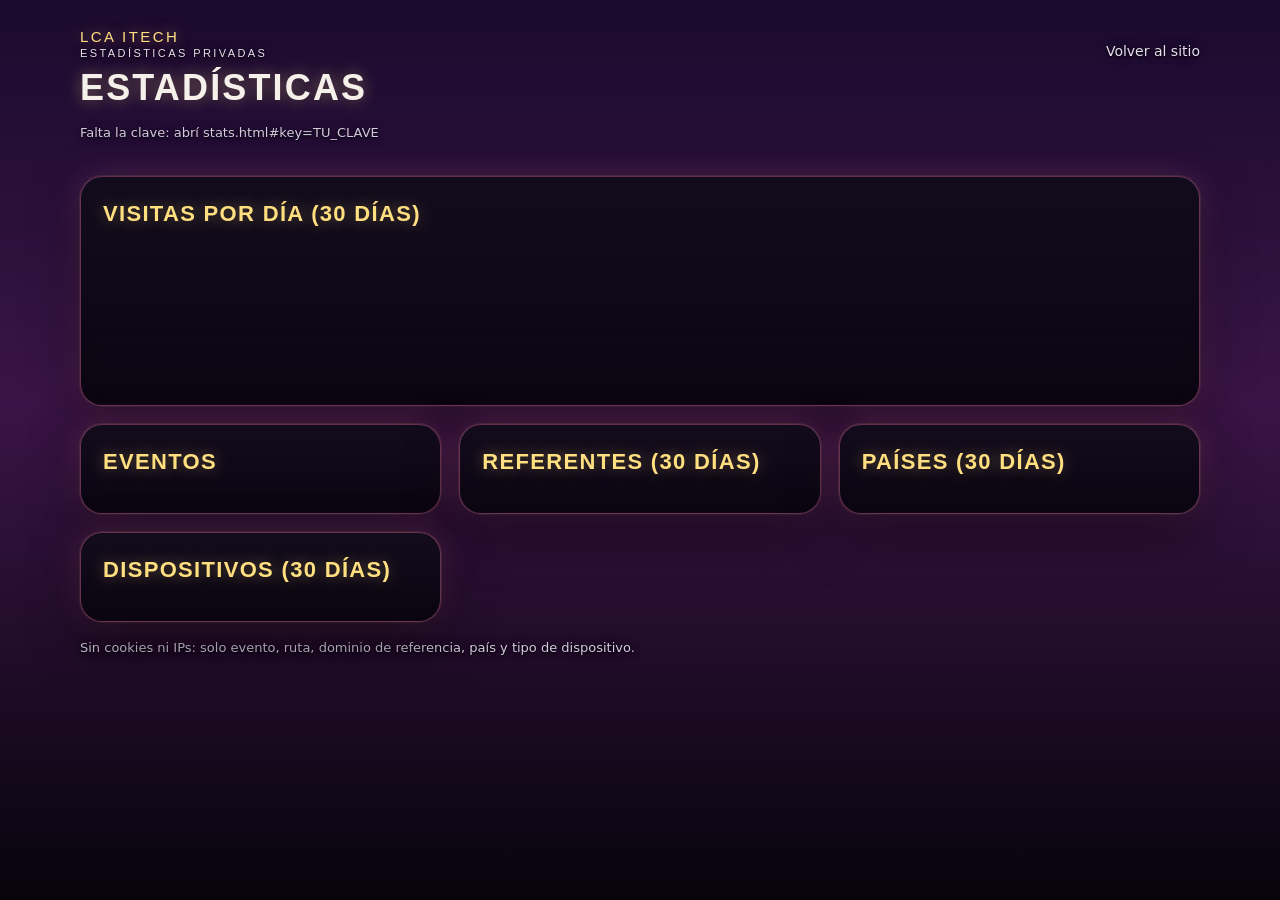
<file: stats.html>
<!doctype html>
<html lang="es-AR">
<head>
  <meta charset="utf-8">
  <meta name="viewport" content="width=device-width, initial-scale=1">
  <meta name="robots" content="noindex, nofollow">
  <meta name="referrer" content="no-referrer">
  <title>Estadísticas · GTA 6 vs acciones</title>
  <link rel="icon" href="assets/favicon.png">
  <link rel="stylesheet" href="css/tema.css">
  <link rel="stylesheet" href="css/escena.css">
  <link rel="stylesheet" href="css/vidrio-ticker.css">
  <link rel="stylesheet" href="css/calculadora.css">
  <link rel="stylesheet" href="css/vistas.css">
  <link rel="stylesheet" href="css/conviene-desafio.css">
  <link rel="stylesheet" href="css/metas.css">
  <link rel="stylesheet" href="css/btc-oficial.css">
  <link rel="stylesheet" href="css/pulido.css">
  <style>
    body { background: linear-gradient(180deg, #1a0b2e, #3a1446 45%, #07040c); min-height: 100vh; }
    .wrap::before { display: none; }
    .kpis { display: grid; grid-template-columns: repeat(auto-fit, minmax(160px, 1fr)); gap: 12px; margin: 18px 0; }
    .two { display: grid; grid-template-columns: repeat(auto-fit, minmax(280px, 1fr)); gap: 18px; }
    table { width: 100%; border-collapse: collapse; font-size: 14px; }
    td, th { padding: 7px 6px; border-bottom: 1px solid #ffffff14; text-align: left; }
    td.n, th.n { text-align: right; font-variant-numeric: tabular-nums; }
    th { color: var(--gold); }
    .bars { display: flex; align-items: flex-end; gap: 3px; height: 140px; margin-top: 10px; }
    .bars div { flex: 1; background: linear-gradient(180deg, #ffdf80, #f976b0); border-radius: 4px 4px 0 0; min-height: 2px; box-shadow: 0 0 10px #f976b066; }
  </style>
</head>
<body>
  <div class="wrap">
    <header class="site-header"><div class="brand">LCA ITECH<span>Estadísticas privadas</span></div><nav class="nav"><a href="./">Volver al sitio</a></nav></header>
    <h2>Estadísticas</h2>
    <p class="muted" id="status">Cargando…</p>
    <div class="kpis" id="kpis"></div>
    <div class="panel"><h3>Visitas por día (30 días)</h3><div class="bars" id="bars"></div></div>
    <div class="two" style="margin-top:18px">
      <div class="panel"><h3>Eventos</h3><table id="events"></table></div>
      <div class="panel"><h3>Referentes (30 días)</h3><table id="refs"></table></div>
      <div class="panel"><h3>Países (30 días)</h3><table id="countries"></table></div>
      <div class="panel"><h3>Dispositivos (30 días)</h3><table id="devices"></table></div>
    </div>
    <p class="muted" style="margin-top:18px">Sin cookies ni IPs: solo evento, ruta, dominio de referencia, país y tipo de dispositivo.</p>
  </div>
  <script>
    const API = "https://gta6-analytics.lcaitech.workers.dev/stats";
    const key = new URLSearchParams(location.hash.slice(1)).get("key") || location.hash.slice(1);
    const $ = (id) => document.getElementById(id);
    const esc = (s) => String(s ?? "—").replace(/[&<>"]/g, (c) => ({ "&": "&amp;", "<": "&lt;", ">": "&gt;", '"': "&quot;" }[c]));
    const fmt = new Intl.NumberFormat("es-AR");
    const table = (rows, a, b, ha, hb) => `<tr><th>${ha}</th><th class="n">${hb}</th></tr>` + (rows.length ? rows.map((r) => `<tr><td>${esc(r[a])}</td><td class="n">${fmt.format(r[b])}</td></tr>`).join("") : `<tr><td colspan="2" class="muted">Sin datos</td></tr>`);
    const get = (rows, ev) => (rows.find((r) => r.event === ev) || { n: 0 }).n;
    async function load() {
      if (!key) { $("status").textContent = "Falta la clave: abrí stats.html#key=TU_CLAVE"; return; }
      const res = await fetch(API, { headers: { Authorization: "Bearer " + key }, cache: "no-store" });
      if (!res.ok) { $("status").textContent = res.status === 401 ? "Clave inválida." : "Error " + res.status; return; }
      const d = await res.json();
      $("status").textContent = "Actualizado " + new Date(d.generatedAt).toLocaleString("es-AR", { timeZone: "America/Buenos_Aires" }) + " (hora Argentina)";
      const k = [["Visitas 7 días", get(d.last7, "pageview")], ["Visitas 30 días", get(d.last30, "pageview")], ["Visitas totales", get(d.total, "pageview")],
        ["Clics BingX (30 d)", get(d.last30, "click_bingx")], ["Clics Binance (30 d)", get(d.last30, "click_binance")],
        ["Compartidos (30 d)", d.last30.filter((r) => r.event.startsWith("share")).reduce((a, r) => a + r.n, 0)]];
      $("kpis").innerHTML = k.map(([l, v]) => `<div class="stat"><div class="k">${l}</div><div class="v">${fmt.format(v)}</div></div>`).join("");
      const max = Math.max(1, ...d.daily.map((r) => r.pageviews));
      $("bars").innerHTML = d.daily.map((r) => `<div title="${r.day}: ${r.pageviews}" style="height:${(r.pageviews / max) * 100}%"></div>`).join("");
      const ev = d.total.map((r) => ({ event: r.event, n7: get(d.last7, r.event), n30: get(d.last30, r.event), n: r.n }));
      $("events").innerHTML = `<tr><th>Evento</th><th class="n">7 d</th><th class="n">30 d</th><th class="n">Total</th></tr>` + ev.map((r) => `<tr><td>${esc(r.event)}</td><td class="n">${r.n7}</td><td class="n">${r.n30}</td><td class="n">${r.n}</td></tr>`).join("");
      $("refs").innerHTML = table(d.referrers, "host", "n", "Dominio", "Visitas");
      $("countries").innerHTML = table(d.countries, "country", "n", "País", "Visitas");
      $("devices").innerHTML = table(d.devices, "device", "n", "Tipo", "Visitas");
    }
    load().catch((e) => { $("status").textContent = "Error: " + e.message; });
  </script>
</body>
</html>
</file>
<file: css/tema.css>
:root {
  --bg-0: #070711;
  --bg-1: #0d0c1a;
  --bg-2: #151732;
  --bg-3: #1e1728;
  --panel: #120c18e6;
  --panel-solid: #161328;
  --line: #f976b066;
  --pink: #f976b0;
  --magenta: #e963c7;
  --coral: #f4717c;
  --gold: #ffdf80;
  --lavender: #9b89f5;
  --sky: #99ccff;
  --text: #f6f0ea;
  --muted: #d7cde0;
  --dim: #9b90b0;
  --danger: #ff8a9a;
  --ok: #9ed39a;
  --teal: #3ef0d4;
  --shadow: 0 24px 60px #00000080;
  --glow-pink: 0 0 18px #f976b088, 0 0 42px #e963c755;
  --glow-gold: 0 0 14px #ffdf8088, 0 0 32px #f4717c55;
  --radius: 22px;
  --font-display: "Big Shoulders Display", "Arial Narrow", Impact, sans-serif;
  --font-body: "Figtree", "Segoe UI", system-ui, sans-serif;
}

* { box-sizing: border-box; }
html { scroll-behavior: smooth; }
body {
  margin: 0;
  min-height: 100vh;
  color: var(--text);
  font-family: var(--font-body);
  background: #07040c;
  overflow-x: hidden;
}

a { color: var(--sky); text-shadow: 0 0 10px #99ccff55; }
a:hover { color: var(--gold); text-shadow: 0 0 12px #ffdf80aa; }
</file>
<file: css/escena.css>
/* ----- Miami / Vice City scene ----- */
.miami-scene {
  position: fixed;
  inset: 0;
  z-index: 0;
  pointer-events: none;
  overflow: hidden;
}
.sky {
  position: absolute;
  inset: 0;
  background:
    radial-gradient(ellipse 70% 45% at 50% 32%, #ffdf8066, transparent 58%),
    radial-gradient(ellipse 40% 30% at 18% 18%, #e963c744, transparent 70%),
    radial-gradient(ellipse 36% 26% at 86% 14%, #99ccff33, transparent 70%),
    linear-gradient(180deg,
      #140c28 0%,
      #2a1040 14%,
      #6a1d52 32%,
      #c24a58 48%,
      #f08a5a 58%,
      #ffd27a 66%,
      #f4b38a 70%,
      #2a6a8c 71.5%,
      #143456 82%,
      #0a1528 100%);
}
.sun-wrap {
  position: absolute;
  left: 50%;
  top: 22%;
  width: min(42vw, 340px);
  transform: translate(-50%, 0);
  filter: drop-shadow(0 0 28px #ffdf80cc) drop-shadow(0 0 80px #f4717c99);
}
.sun { width: 100%; height: auto; display: block; }
.horizon {
  position: absolute;
  left: -5%;
  right: -5%;
  top: 69.2%;
  height: 3px;
  background: linear-gradient(90deg, transparent, #ffdf80, #f976b0, #99ccff, #ffdf80, transparent);
  box-shadow: 0 0 16px #ffdf80, 0 0 36px #f976b0aa;
  opacity: 0.9;
}
.ocean {
  position: absolute;
  left: 0;
  right: 0;
  top: 70%;
  bottom: 0;
  background:
    linear-gradient(180deg, #7ec8e055 0%, #1a4a72cc 22%, #0c2038f2 100%),
    repeating-linear-gradient(180deg, transparent 0 10px, #99ccff14 11px, transparent 18px);
}
.grid-floor {
  position: absolute;
  left: -20%;
  right: -20%;
  bottom: -8%;
  height: 38vh;
  background:
    repeating-linear-gradient(90deg, transparent 0 48px, #f976b036 49px, transparent 50px),
    repeating-linear-gradient(180deg, transparent 0 28px, #99ccff28 29px, transparent 30px);
  transform: perspective(520px) rotateX(68deg);
  transform-origin: center bottom;
  mask-image: linear-gradient(180deg, transparent 0%, #000 35%, #000 80%, transparent 100%);
  -webkit-mask-image: linear-gradient(180deg, transparent 0%, #000 35%, #000 80%, transparent 100%);
  opacity: 0.55;
}
.palm {
  position: absolute;
  height: 92vh;
  width: auto;
  bottom: -4vh;
  filter: drop-shadow(0 0 10px #f976b033);
}
.palm-left { left: -2vw; height: 96vh; }
.palm-right { right: -3vw; height: 90vh; transform: scaleX(-1) rotate(-4deg); }
.palm-far { height: 46vh; bottom: 22vh; opacity: 0.55; filter: blur(0.2px); }
.palm-far-l { left: 16vw; transform: rotate(6deg); }
.palm-far-r { right: 18vw; transform: scaleX(-1) rotate(8deg); }
.vignette {
  position: absolute;
  inset: 0;
  background:
    linear-gradient(90deg, #07040ccc 0%, transparent 18%, transparent 82%, #07040ccc 100%),
    linear-gradient(180deg, #07040c55 0%, transparent 18%, #07040c88 62%, #07040cf2 100%);
}

.wrap {
  width: min(1120px, calc(100% - 32px));
  margin: 0 auto;
  position: relative;
  z-index: 1;
}

.site-header {
  display: flex;
  justify-content: space-between;
  align-items: flex-end;
  gap: 16px;
  padding: 28px 0 8px;
}
.brand {
  font-family: var(--font-display);
  letter-spacing: 0.16em;
  font-size: 15px;
  color: var(--gold);
  text-transform: uppercase;
  text-shadow: var(--glow-gold);
}
.brand span { display: block; font-size: 11px; color: var(--muted); letter-spacing: 0.22em; margin-top: 2px; text-shadow: none; }
.nav { display: flex; gap: 16px; font-size: 14px; }
.nav a { color: var(--muted); text-decoration: none; }
.nav a:hover { color: var(--text); }

.hero { padding: 18px 0 10px; }
.hero-layout {
  display: grid;
  grid-template-columns: minmax(160px, 320px) 1fr;
  gap: 12px 36px;
  align-items: center;
}
.vi-mark {
  width: min(100%, 340px);
  justify-self: center;
  filter:
    drop-shadow(0 0 10px #ffdf80cc)
    drop-shadow(0 0 28px #f976b0cc)
    drop-shadow(0 0 64px #e963c788);
  animation: viPulse 5.5s ease-in-out infinite;
}
.vi-mark svg { width: 100%; height: auto; display: block; }
@keyframes viPulse {
  0%, 100% { filter: drop-shadow(0 0 10px #ffdf80cc) drop-shadow(0 0 28px #f976b0cc) drop-shadow(0 0 64px #e963c788); }
  50% { filter: drop-shadow(0 0 16px #fff1b8) drop-shadow(0 0 40px #f976b0) drop-shadow(0 0 80px #e963c7aa); }
}
.hero h1 {
  font-family: var(--font-display);
  font-weight: 800;
  font-size: clamp(42px, 8vw, 86px);
  line-height: 0.9;
  letter-spacing: 0.02em;
  margin: 0 0 16px;
  text-transform: uppercase;
  background: linear-gradient(110deg, #ffdf80 0%, #f4717c 40%, #f976b0 70%, #99ccff 100%);
  -webkit-background-clip: text;
  background-clip: text;
  color: transparent;
  filter: drop-shadow(0 0 16px #f976b0aa) drop-shadow(0 2px 0 #1a102288);
}
.lede {
  max-width: 42rem;
  font-size: 18px;
  color: var(--muted);
  line-height: 1.55;
  margin: 0;
  text-shadow: 0 1px 8px #07040c;
}

.notice, .warn, .legal-box {
  border-radius: 16px;
  padding: 14px 16px;
  margin: 18px 0;
  font-size: 14px;
  line-height: 1.5;
}
.notice { background: #99ccff14; border: 1px solid #99ccff44; color: #dbeeff; }
.warn { background: #f4717c18; border: 1px solid #f4717c55; color: #ffd6dc; }
.legal-box {
  background: #07040ccc;
  border: 1px solid #f976b044;
  box-shadow: 0 0 24px #f976b022;
  color: var(--dim);
  font-size: 13px;
}

.grid {
  display: grid;
  grid-template-columns: 360px 1fr;
  gap: 22px;
  align-items: start;
  margin: 24px 0 48px;
}

.panel {
  background: var(--panel);
  backdrop-filter: blur(16px);
  border: 1px solid var(--line);
  border-radius: var(--radius);
  box-shadow: var(--shadow), 0 0 0 1px #ffdf8014, 0 0 28px #f976b028;
  padding: 22px;
}

h2, h3 {
  font-family: var(--font-display);
  text-transform: uppercase;
  letter-spacing: 0.06em;
  margin: 0 0 12px;
  text-shadow: 0 0 16px #ffdf8066;
}
h2 { font-size: 32px; }
h3 { font-size: 22px; color: var(--gold); }

label { display: block; font-size: 13px; color: var(--muted); margin: 12px 0 6px; }
input, select {
  width: 100%;
  background: #0d0c1a;
  color: var(--text);
  border: 1px solid #f976b044;
  border-radius: 12px;
  padding: 10px 12px;
  font: inherit;
  box-shadow: inset 0 0 12px #00000080;
}
input:focus, select:focus {
  outline: 2px solid var(--pink);
  border-color: var(--pink);
  box-shadow: 0 0 0 3px #f976b033, 0 0 18px #f976b055;
}
.row { display: grid; grid-template-columns: 1fr 1fr; gap: 10px; }
.check { display: flex; align-items: flex-start; gap: 8px; margin: 10px 0; font-size: 13px; color: var(--muted); }
.check input { width: auto; margin-top: 3px; }
.hint { font-size: 12px; color: var(--dim); margin: 4px 0 0; }

.results { display: grid; grid-template-columns: repeat(3, 1fr); gap: 12px; margin-bottom: 16px; }
.stat {
  background: linear-gradient(180deg, #251229dd, #151732ee);
  border: 1px solid #f976b055;
  border-radius: 16px;
  padding: 14px;
  box-shadow: 0 0 20px #f976b022;
}
.stat .k { font-size: 12px; color: var(--dim); text-transform: uppercase; letter-spacing: 0.08em; }
.stat .v { font-family: var(--font-display); font-size: 34px; line-height: 1; margin: 8px 0 4px; }
.stat .s { font-size: 13px; color: var(--muted); }
.stat.up .v { color: var(--ok); text-shadow: 0 0 14px #9ed39a88; }
.stat.down .v { color: var(--coral); text-shadow: 0 0 14px #f4717c88; }

.chart-wrap {
  position: relative;
  height: 360px;
  border-radius: 16px;
  box-shadow: inset 0 0 0 1px #f976b044, 0 0 28px #f976b022;
  overflow: hidden;
}
canvas { width: 100%; height: 100%; display: block; }
.legend { display: flex; gap: 16px; flex-wrap: wrap; font-size: 13px; color: var(--muted); margin-top: 8px; }
.swatch { display: inline-block; width: 18px; height: 4px; border-radius: 99px; margin-right: 6px; vertical-align: middle; box-shadow: 0 0 8px currentColor; }

.pay-grid { display: grid; grid-template-columns: repeat(3, 1fr); gap: 14px; margin-top: 16px; }
.pay-card {
  border-radius: 18px;
  padding: 16px;
  border: 1px solid #f976b033;
  background: #07040ccc;
  display: flex;
  flex-direction: column;
  gap: 8px;
  min-height: 100%;
  box-shadow: 0 0 18px #00000080;
}
.pay-card.best {
  border-color: var(--gold);
  box-shadow: 0 0 0 1px #ffdf8088, 0 0 28px #ffdf8055, 0 0 48px #f976b033;
}
.pay-card h3 { margin-bottom: 0; }
.price { font-family: var(--font-display); font-size: 36px; line-height: 1; text-shadow: 0 0 16px #f976b055; }
.cta {
  display: inline-block;
  margin-top: auto;
  text-align: center;
  text-decoration: none;
  color: #140c16 !important;
  text-shadow: none;
  background: linear-gradient(90deg, var(--gold), var(--pink));
  border-radius: 999px;
  padding: 10px 14px;
  font-weight: 700;
  box-shadow: 0 0 18px #f976b066, 0 0 8px #ffdf8066;
}
.cta:hover { box-shadow: 0 0 28px #f976b0aa, 0 0 12px #ffdf80aa; }
.cta[aria-disabled="true"], .cta.disabled {
  background: #3a3344;
  color: var(--dim) !important;
  pointer-events: none;
  box-shadow: none;
}
.muted { color: var(--dim); font-size: 13px; }
.source-table { width: 100%; border-collapse: collapse; font-size: 14px; }
.source-table th, .source-table td { text-align: left; vertical-align: top; padding: 10px 8px; border-bottom: 1px solid #ffffff14; }
.source-table th { color: var(--gold); font-weight: 600; }
section { margin: 48px 0; }
.site-footer { padding: 24px 0 56px; color: var(--dim); font-size: 13px; line-height: 1.55; }
.made-by { margin-top: 22px; padding-top: 18px; border-top: 1px solid #ffdf8033; }
.made-title {
  font-family: var(--font-display);
  font-size: 22px;
  letter-spacing: 0.08em;
  text-transform: uppercase;
  color: var(--gold);
  text-shadow: var(--glow-gold);
  margin: 0 0 10px;
}
.social { display: flex; flex-wrap: wrap; gap: 10px 18px; list-style: none; padding: 0; margin: 0; }
.social a {
  color: var(--sky);
  text-decoration: none;
  font-size: 14px;
  border-bottom: 1px solid #99ccff55;
  padding-bottom: 2px;
}
.social a:hover { color: var(--gold); border-bottom-color: var(--gold); }
.pill {
  display: inline-block;
  border: 1px solid #ffdf8088;
  color: var(--gold);
  border-radius: 999px;
  padding: 4px 10px;
  font-size: 12px;
  letter-spacing: 0.08em;
  text-transform: uppercase;
  margin-bottom: 10px;
  box-shadow: 0 0 16px #ffdf8044;
  background: #07040c66;
}

@media (max-width: 900px) {
  .grid, .results, .pay-grid, .row, .hero-layout { grid-template-columns: 1fr; }
  .site-header { flex-direction: column; align-items: flex-start; }
  .chart-wrap { height: 280px; }
  .hero-layout { justify-items: center; text-align: center; }
  .lede { margin-inline: auto; }
  .vi-mark { width: min(70vw, 260px); }
  .palm-far, .grid-floor { opacity: 0.28; }
  .palm-left, .palm-right { height: 70vh; }
  .sun-wrap { width: min(58vw, 260px); top: 18%; }
}

@media (prefers-reduced-motion: reduce) {
  html { scroll-behavior: auto; }
  * { animation: none !important; transition: none !important; }
  .vi-mark {
    animation: none;
    filter: drop-shadow(0 0 10px #ffdf80cc) drop-shadow(0 0 28px #f976b0cc);
  }
}
</file>
<file: css/vidrio-ticker.css>
/* ----- Refinements: glass, ticker, logo, richer scene ----- */
.sky {
  background:
    radial-gradient(ellipse 80% 50% at 50% 30%, #ffd27a77, transparent 60%),
    radial-gradient(ellipse 36% 28% at 16% 16%, #e963c755, transparent 70%),
    radial-gradient(ellipse 32% 24% at 88% 12%, #99ccff44, transparent 70%),
    radial-gradient(ellipse 50% 20% at 50% 68%, #f4717c66, transparent 70%),
    linear-gradient(180deg,
      #100820 0%,
      #2a1044 12%,
      #6e1c58 28%,
      #c4455a 46%,
      #f08a55 57%,
      #ffd27a 65%,
      #f7c4a0 69%,
      #3a7ea0 70.6%,
      #164466 82%,
      #081222 100%);
}
.haze {
  position: absolute;
  inset: 0;
  background:
    radial-gradient(ellipse 70% 30% at 50% 62%, #ffdf8040, transparent 70%),
    radial-gradient(ellipse 100% 40% at 50% 48%, #f976b024, transparent 65%);
  mix-blend-mode: screen;
  opacity: 0.7;
  pointer-events: none;
}
.sun-wrap {
  width: min(46vw, 380px);
  top: 18%;
  filter: drop-shadow(0 0 36px #ffdf80dd) drop-shadow(0 0 100px #f4717caa);
  will-change: transform;
}
.sun-reflect {
  position: absolute;
  left: 50%;
  top: 70%;
  width: min(46vw, 380px);
  height: 22vh;
  transform: translate(-50%, 0) scaleY(-1);
  background: radial-gradient(ellipse 70% 80% at 50% 0%, #ffdf8099, #f4717c55 40%, transparent 70%);
  filter: blur(6px);
  opacity: 0.45;
  mask-image: linear-gradient(180deg, #000 0%, transparent 80%);
  -webkit-mask-image: linear-gradient(180deg, #000 0%, transparent 80%);
  pointer-events: none;
}
.ocean {
  background:
    linear-gradient(180deg, #9ad4ee66 0%, #1a557ecc 18%, #0c2038f2 100%);
}
.water-sheen {
  position: absolute;
  inset: 0;
  background:
    repeating-linear-gradient(180deg, transparent 0 7px, #ffffff18 8px, transparent 16px),
    linear-gradient(90deg, transparent 20%, #ffe7a444 50%, transparent 80%);
  opacity: 0.35;
  animation: sheen 10s ease-in-out infinite;
  pointer-events: none;
}
@keyframes sheen {
  0%, 100% { opacity: 0.22; transform: translateX(-4%); }
  50% { opacity: 0.42; transform: translateX(4%); }
}
.horizon {
  box-shadow: 0 0 22px #ffdf80, 0 0 48px #f976b0cc, 0 8px 40px #99ccff55;
}
.palm { will-change: transform; }
.palm-left, .palm-right { filter: drop-shadow(-6px 0 12px #f976b044) drop-shadow(0 0 8px #000c); }

.vi-mark {
  width: min(100%, 420px);
  justify-self: center;
  filter:
    drop-shadow(0 0 14px #ffdf80ee)
    drop-shadow(0 0 36px #f976b0f2)
    drop-shadow(0 0 80px #9b89f5aa)
    drop-shadow(0 0 120px #f4717c88);
  animation: viPulse 5.5s ease-in-out infinite;
}
.vi-mark img, .vi-mark picture { width: 100%; height: auto; display: block; }
@keyframes viPulse {
  0%, 100% {
    filter: drop-shadow(0 0 14px #ffdf80ee) drop-shadow(0 0 36px #f976b0f2) drop-shadow(0 0 80px #9b89f5aa) drop-shadow(0 0 120px #f4717c88);
  }
  50% {
    filter: drop-shadow(0 0 22px #fff1b8) drop-shadow(0 0 52px #f976b0) drop-shadow(0 0 100px #e963c7) drop-shadow(0 0 150px #f4717ccc);
  }
}

.hero { padding: 10px 0 18px; }
.hero-layout { gap: 8px 28px; align-items: center; }
.hero h1 { font-size: clamp(44px, 8.2vw, 90px); margin: 0 0 14px; }

.panel, .legal-box, .pay-card, .stat, .ticker {
  background: linear-gradient(180deg, rgba(255,255,255,0.08), rgba(10,6,18,0.72));
  backdrop-filter: blur(20px) saturate(150%);
  -webkit-backdrop-filter: blur(20px) saturate(150%);
}
.panel {
  border: 1px solid rgba(249, 118, 176, 0.38);
  box-shadow: 0 20px 50px #00000080, 0 0 0 1px #ffdf8018, 0 0 32px #f976b033;
  padding: 24px 22px 26px;
}
.legal-box { box-shadow: 0 0 28px #f976b022; }

input, select {
  padding: 12px 14px;
  border-radius: 14px;
  border: 1px solid rgba(249, 118, 176, 0.4);
  background: rgba(7, 4, 12, 0.72);
  font-size: 15px;
}
select { appearance: none; background-image: linear-gradient(45deg, transparent 50%, #ffdf80 50%), linear-gradient(135deg, #ffdf80 50%, transparent 50%); background-position: calc(100% - 18px) calc(50% - 3px), calc(100% - 12px) calc(50% - 3px); background-size: 6px 6px, 6px 6px; background-repeat: no-repeat; padding-right: 32px; }

.results { gap: 14px; margin-bottom: 18px; }
.stat { padding: 18px 16px 16px; }
.stat .v { font-size: clamp(36px, 5vw, 56px); letter-spacing: 0.01em; text-shadow: 0 0 20px #f976b044; }

.ticker {
  display: grid;
  grid-template-columns: auto 1fr auto;
  gap: 8px 18px;
  align-items: baseline;
  border: 1px solid rgba(249, 118, 176, 0.45);
  border-radius: 20px;
  padding: 16px 20px 14px;
  margin-bottom: 14px;
  box-shadow: 0 0 28px #f976b033, 0 16px 40px #00000066;
}
.ticker .k {
  font-family: var(--font-display);
  letter-spacing: 0.12em;
  text-transform: uppercase;
  color: var(--gold);
  text-shadow: var(--glow-gold);
  font-size: 16px;
  grid-column: 1;
}
.ticker .price {
  font-family: var(--font-display);
  font-size: clamp(36px, 5vw, 54px);
  line-height: 0.9;
  margin: 0;
  grid-column: 2;
  text-shadow: 0 0 18px #ffdf8066;
}
.ticker .chg { font-family: var(--font-display); font-size: 28px; }
.ticker .chg.up { color: var(--ok); text-shadow: 0 0 14px #9ed39a88; }
.ticker .chg.down { color: var(--coral); text-shadow: 0 0 14px #f4717c88; }
.ticker .meta { grid-column: 1 / -1; font-size: 13px; color: var(--muted); }
.ticker .meta strong { color: var(--gold); font-weight: 600; }

.grid { gap: 26px; margin: 28px 0 56px; }
section { margin: 56px 0; }
h2 { font-size: 36px; margin-bottom: 16px; }
label { margin: 14px 0 7px; }

@media (max-width: 900px) {
  .vi-mark { width: min(86vw, 340px); }
  .ticker { grid-template-columns: 1fr; }
  .ticker .price, .ticker .k, .ticker .chg { grid-column: 1; }
  .sun-wrap { width: min(64vw, 280px); }
  .palm-left, .palm-right { opacity: 0.92; }
}

@media (prefers-reduced-motion: reduce) {
  .water-sheen, .vi-mark { animation: none !important; }
  .sun-wrap, .palm, .sun-reflect { transform: none !important; }
}
</file>
<file: css/calculadora.css>
/* ----- Round 5: readability, FX bar, savings glow box ----- */
:root {
  --muted: #e8dfef;
  --dim: #d4cbe0;
}
.wrap {
  position: relative;
  z-index: 2;
}
.wrap::before {
  content: "";
  position: absolute;
  left: 50%;
  transform: translateX(-50%);
  top: 260px;
  bottom: -24px;
  width: min(100%, 1220px);
  background: rgba(6, 3, 12, 0.5);
  backdrop-filter: blur(10px);
  -webkit-backdrop-filter: blur(10px);
  border-radius: 36px;
  pointer-events: none;
  z-index: -1;
  box-shadow: 0 0 80px 40px rgba(6, 3, 12, 0.35);
}
.panel, .legal-box, .pay-card, .stat, .ticker, .chart-wrap {
  background: linear-gradient(180deg, rgba(18, 12, 28, 0.97), rgba(8, 5, 14, 0.95));
  backdrop-filter: blur(22px) saturate(140%);
  -webkit-backdrop-filter: blur(22px) saturate(140%);
}
label, .muted, .hint, .check, .stat .k, .stat .s, .legend, .ticker .meta,
.legal-box, .site-footer, .fx-meta, .lede, .pill, .brand span, .nav a {
  text-shadow: 0 1px 2px #000000ee, 0 0 10px #00000088;
}
.muted, .hint, .legal-box, .stat .k, .fx-meta, .site-footer {
  color: var(--dim);
}

.fx-bar {
  display: grid;
  grid-template-columns: minmax(220px, 300px) 1fr;
  gap: 12px 28px;
  align-items: end;
  margin: 18px 0 10px;
}
.fx-bar label { margin-top: 0; }
.fx-meta { margin: 0 0 6px; font-size: 14px; line-height: 1.5; }
.fx-meta strong { color: var(--gold); font-weight: 650; }
.fx-meta a { color: var(--sky); }
.fx-meta .fx-when { color: var(--dim); font-weight: 400; }
.site-footer .fx-meta { margin: 8px 0; }

.savings-box {
  position: relative;
  isolation: isolate;
  margin: 22px 0 8px;
  border-radius: 24px;
  padding: 4px;
  overflow: hidden;
  box-shadow: 0 0 28px #f976b066, 0 0 64px #ffdf8033, 0 18px 40px #00000080;
}
.savings-box::before {
  content: "";
  position: absolute;
  left: 50%;
  top: 50%;
  width: 160%;
  aspect-ratio: 1;
  transform: translate(-50%, -50%) rotate(0deg);
  background: conic-gradient(from 0deg, #ffdf80, #f976b0, #9b89f5, #f4717c, #ffdf80, #f976b0, #ffdf80);
  animation: savingsSpin 5s linear infinite;
  z-index: 0;
}
.savings-box::after {
  content: "";
  position: absolute;
  inset: 3px;
  border-radius: 21px;
  background: transparent;
  z-index: 0;
  pointer-events: none;
  box-shadow: 0 0 24px #f976b044 inset;
}
.savings-inner {
  position: relative;
  z-index: 1;
  background: linear-gradient(180deg, #1c1228, #0a0712);
  border-radius: 21px;
  padding: 26px 24px 22px;
  text-align: center;
}
.savings-box .k {
  font-family: var(--font-display);
  text-transform: uppercase;
  letter-spacing: 0.12em;
  font-size: 16px;
  color: var(--gold);
  text-shadow: var(--glow-gold);
  margin-bottom: 10px;
}
.savings-box .big {
  font-family: var(--font-display);
  font-size: clamp(48px, 9vw, 96px);
  line-height: 0.9;
  color: var(--gold);
  text-shadow: 0 0 18px #ffdf80cc, 0 0 42px #f976b0aa, 0 2px 0 #000;
  margin: 4px 0 10px;
}
.savings-box .sub {
  font-size: 20px;
  color: var(--text);
  text-shadow: 0 1px 2px #000;
  margin-bottom: 10px;
}
.savings-box .fine {
  font-size: 13px;
  color: var(--dim);
  max-width: 720px;
  margin: 0 auto;
  line-height: 1.5;
  text-shadow: 0 1px 2px #000;
}
.savings-box.neg .big {
  color: var(--coral);
  text-shadow: 0 0 18px #f4717ccc, 0 2px 0 #000;
}
@keyframes savingsSpin {
  to { transform: translate(-50%, -50%) rotate(360deg); }
}

@media (max-width: 900px) {
  .fx-bar { grid-template-columns: 1fr; }
  .wrap::before { top: 200px; border-radius: 0; width: 100%; }
}

@media (prefers-reduced-motion: reduce) {
  .savings-box::before {
    animation: none !important;
    left: 0; top: 0; width: 100%; height: 100%; aspect-ratio: auto;
    transform: none;
    background: linear-gradient(120deg, #ffdf80, #f976b0, #9b89f5, #f4717c, #ffdf80);
  }
}

/* ----- Share block ----- */
.share-layout { display: grid; grid-template-columns: minmax(0, 1.6fr) minmax(240px, 1fr); gap: 22px; align-items: start; }
#share-canvas { width: 100%; height: auto; border-radius: 16px; box-shadow: 0 0 30px #f976b055; display: block; }
.share-actions { display: flex; flex-direction: column; gap: 10px; }
.share-actions .cta { border: 0; cursor: pointer; font: inherit; font-weight: 700; margin-top: 0; }
.cta.alt { background: linear-gradient(90deg, #9b89f5, #f976b0); }
.share-actions .muted { word-break: break-word; }
@media (max-width: 900px) { .share-layout { grid-template-columns: 1fr; } }

/* ----- Price autofill clarity ----- */
[hidden] { display: none !important; }
.badge { display: inline-block; margin-left: 6px; padding: 1px 8px; border-radius: 999px; font-size: 11px; font-weight: 700; letter-spacing: 0.04em; vertical-align: 1px; text-shadow: none; }
.badge.official { background: #ffdf80; color: #1a0b16; box-shadow: 0 0 10px #ffdf8088; }
.badge.custom { background: #9b89f5; color: #0d0820; box-shadow: 0 0 10px #9b89f588; }
.badge.missing { background: #f4717c; color: #1a0b16; box-shadow: 0 0 10px #f4717c88; }
.price-hint { color: var(--muted); font-size: 13px; }
.price-hint strong { color: var(--gold); }
.linkbtn { background: none; border: 0; padding: 0; color: var(--sky); text-decoration: underline; cursor: pointer; font: inherit; text-shadow: 0 0 8px #99ccff55; }
.linkbtn:hover { color: var(--gold); }
#custom-row { border-radius: 14px; }
#custom-row.flash { animation: priceFlash 1.1s ease-out; }
@keyframes priceFlash {
  0% { box-shadow: 0 0 0 2px #ffdf80, 0 0 28px #f976b0; background: #ffdf8022; }
  100% { box-shadow: 0 0 0 0 transparent; background: transparent; }
}

.share-note { font-size: 13px; color: var(--muted); margin: 4px 0 0; text-shadow: 0 1px 2px #000; }
.toast { position: fixed; left: 50%; bottom: 28px; transform: translate(-50%, 20px); opacity: 0; pointer-events: none; z-index: 50;
  background: linear-gradient(90deg, #ffdf80, #f976b0); color: #140c16; font-weight: 700; padding: 10px 18px; border-radius: 999px;
  box-shadow: 0 0 24px #f976b088; transition: opacity .2s, transform .2s; }
.toast.show { opacity: 1; transform: translate(-50%, 0); }
</file>
<file: css/vistas.css>
/* ----- New sections ----- */
.tabs { position: sticky; top: 8px; z-index: 20; display: flex; gap: 6px; overflow-x: auto; padding: 6px; margin: 10px 0 0;
  background: rgba(8,5,16,0.88); backdrop-filter: blur(12px); -webkit-backdrop-filter: blur(12px); border: 1px solid #f976b055; border-radius: 999px;
  box-shadow: 0 0 24px #f976b033; scrollbar-width: none; }
.tabs::-webkit-scrollbar { display: none; }
.tabs a { flex: 0 0 auto; padding: 8px 14px; border-radius: 999px; color: var(--text); text-decoration: none; font-weight: 600; font-size: 14px; text-shadow: none; }
.tabs a:hover, .tabs a:focus { background: linear-gradient(90deg, #ffdf80, #f976b0); color: #140c16; }
section[id] { scroll-margin-top: 70px; }
.disclaimer-short { font-size: 13px; color: var(--text); background: rgba(244,113,124,0.14); border: 1px solid #f4717c66; border-radius: 12px; padding: 10px 12px; margin: 14px 0; }
.danger-box { background: rgba(244,113,124,0.16); border: 2px solid #f4717c; border-radius: 16px; padding: 14px 16px; color: #ffe3e6; font-size: 14px; line-height: 1.55; margin-bottom: 14px; box-shadow: 0 0 22px #f4717c44; text-shadow: 0 1px 2px #000; }
.danger-line { color: #ffd6dc; font-size: 13px; margin: 8px 0 12px; }
.table-wrap { overflow-x: auto; padding: 10px 12px; }
.j-table { width: 100%; border-collapse: collapse; font-size: 14px; min-width: 520px; }
.j-table th, .j-table td { padding: 8px 6px; border-bottom: 1px solid #ffffff14; text-align: left; vertical-align: top; }
.j-table th { color: var(--gold); font-weight: 650; }
.j-table .n { text-align: right; white-space: nowrap; font-variant-numeric: tabular-nums; }
.j-table tfoot th { color: var(--text); border-top: 1px solid #ffdf8055; }
.best-cell { color: #c8f5c3; font-weight: 700; text-shadow: 0 0 10px #9ed39a88; }
.tag { display: block; font-size: 11px; color: var(--dim); margin-top: 2px; }
.tag.digital { color: #ffdf80; }
.ttwo-line { font-size: 16px; color: var(--text); margin: 6px auto 10px; max-width: 720px; line-height: 1.5; }
.ttwo-line .up { color: var(--ok); } .ttwo-line .down { color: var(--coral); }
.mini-share { display: flex; flex-wrap: wrap; gap: 8px; margin-top: 12px; }
.mini-share .cta { margin-top: 0; border: 0; cursor: pointer; font: inherit; font-weight: 700; font-size: 14px; padding: 8px 14px; }
.scen-grid { display: grid; grid-template-columns: repeat(3, 1fr); gap: 10px; margin-top: 10px; }
.scen { border-radius: 14px; padding: 12px; background: rgba(8,5,16,0.9); border: 1px solid #ffffff22; }
.scen .k { font-size: 12px; text-transform: uppercase; letter-spacing: .06em; color: var(--dim); }
.scen .v { font-family: var(--font-display); font-size: 32px; line-height: 1.05; margin: 4px 0; }
.scen .s { font-size: 12px; color: var(--muted); }
.scen.up { border-color: #9ed39a88; } .scen.up .v { color: #c8f5c3; text-shadow: 0 0 12px #9ed39a66; }
.scen.down { border-color: #f4717caa; background: rgba(60,10,20,0.6); } .scen.down .v { color: #ff9aa6; text-shadow: 0 0 12px #f4717c88; }
.scen.flat .v { color: var(--text); }
.wait-panel .results { margin-top: 10px; }
.poll-options { display: grid; gap: 10px; }
.poll-btn { text-align: left; padding: 14px 16px; border-radius: 14px; border: 1px solid #f976b066; background: rgba(8,5,16,0.85); color: var(--text); font: inherit; font-weight: 600; cursor: pointer; transition: transform .15s, box-shadow .15s; }
.poll-btn:hover:not(:disabled) { transform: translateY(-1px); box-shadow: 0 0 18px #f976b066; border-color: var(--pink); }
.poll-btn:disabled { opacity: .55; cursor: default; }
.poll-btn.chosen { opacity: 1; border-color: var(--gold); box-shadow: 0 0 18px #ffdf8066; }
#poll-results { margin-top: 16px; }
.poll-row { margin: 10px 0; }
.poll-label { display: flex; justify-content: space-between; gap: 10px; font-size: 14px; margin-bottom: 4px; }
.poll-bar { height: 12px; border-radius: 999px; background: #ffffff14; overflow: hidden; }
.poll-bar div { height: 100%; background: linear-gradient(90deg, #ffdf80, #f976b0, #9b89f5); box-shadow: 0 0 12px #f976b088; transition: width .6s ease; }
.poll-row.mine .poll-label { color: var(--gold); }
@media (max-width: 900px) { .scen-grid { grid-template-columns: repeat(2, 1fr); } .nav { flex-wrap: wrap; } }
@media (prefers-reduced-motion: reduce) { .poll-bar div, .poll-btn { transition: none; } }
.grid > *, .jodita-grid > * { min-width: 0; }
@media (max-width: 600px) {
  .scen-grid { grid-template-columns: 1fr 1fr; gap: 8px; }
  .scen .v { font-size: 26px; }
  .savings-box .big { font-size: clamp(40px, 13vw, 72px); }
  .j-table { min-width: 480px; font-size: 13px; }
}

.swipe-hint { display: none; font-size: 12px; color: var(--dim); margin: 0 0 6px; }
@media (max-width: 600px) { .swipe-hint { display: block; } }

/* ----- Views ----- */
.view-in { animation: viewIn .28s ease-out; }
@keyframes viewIn { from { opacity: 0; transform: translateY(8px); } to { opacity: 1; transform: none; } }
.tabs a[aria-current="page"] { background: linear-gradient(90deg, #ffdf80, #f976b0); color: #140c16; box-shadow: 0 0 16px #f976b088; }
.view > section:first-child, .view > section.hero + section { margin-top: 22px; }
.legal-compact { font-size: 12px; color: var(--dim); margin: 0 0 10px; }
.legal-compact summary { cursor: pointer; color: var(--muted); }
.legal-text { margin-top: 8px; line-height: 1.5; }
.site-footer { padding-top: 12px; }
.cuotas-box { margin: 10px 0; padding: 10px 12px; border-radius: 12px; border: 1px solid #99ccff55; background: rgba(10,14,30,0.75); font-size: 13px; color: var(--text); }
.cuotas-box ul { margin: 6px 0; padding-left: 18px; }
.cuotas-box li { margin: 2px 0; }
.cuotas-box .fine { display: block; color: var(--dim); font-size: 12px; margin-top: 4px; }
.cuotas-box.pending { border-color: #ffdf8055; color: var(--muted); }
@media (prefers-reduced-motion: reduce) { .view-in { animation: none; } }
@media (max-width: 600px) { .hero-layout { gap: 4px; } .vi-mark { width: min(56vw, 220px); } .hero h1 { font-size: 40px; } }
@media (max-width: 900px) {
  .tabs { flex-wrap: wrap; justify-content: center; border-radius: 22px; overflow: visible; gap: 4px; padding: 4px; }
  .tabs a { padding: 6px 10px; font-size: 12.5px; }
}
@media (max-width: 360px) {
  .tabs a { padding: 6px 8px; font-size: 12px; }
}


.fine-inline { color: var(--dim); font-size: 12px; }
#j-game-format { margin: 2px 0 4px; }
.desafio-hero { position: relative; border-radius: 22px; overflow: hidden; min-height: 210px; margin-bottom: 18px; border: 1px solid #f976b066; box-shadow: 0 0 30px #f976b044; }
.desafio-hero picture, .desafio-hero img { position: absolute; inset: 0; width: 100%; height: 100%; object-fit: cover; object-position: center 40%; }
.desafio-hero-text { position: relative; padding: 24px 22px 18px; background: linear-gradient(90deg, rgba(8,5,16,0.92) 0%, rgba(8,5,16,0.75) 55%, rgba(8,5,16,0.15) 100%); min-height: 210px; display: flex; flex-direction: column; justify-content: center; }
.desafio-hero-text h2 { margin-bottom: 6px; max-width: 760px; line-height: 1.05; }
.desafio-hero-text .lede { max-width: 560px; margin: 0 0 10px; }
.paths { display: flex; flex-wrap: wrap; gap: 8px; list-style: none; padding: 0; margin: 0; }
.paths li { padding: 6px 12px; border-radius: 999px; font-size: 13px; font-weight: 700; color: #140c16; background: linear-gradient(90deg, #ffdf80, #f976b0); box-shadow: 0 0 14px #f976b088; }
.paths li:nth-child(2) { background: linear-gradient(90deg, #9ed39a, #99ccff); }
.paths li:nth-child(3) { background: linear-gradient(90deg, #9b89f5, #e963c7); color: #fff; }
@media (max-width: 600px) { .desafio-hero-text { background: linear-gradient(180deg, rgba(8,5,16,0.55), rgba(8,5,16,0.92)); padding: 84px 16px 14px; } .desafio-hero-text h2 { font-size: 26px; line-height: 1.05; margin-bottom: 6px; } .desafio-hero-text .lede { font-size: 15px; margin-bottom: 8px; } }

.sim { margin: 0 0 18px; padding: 12px 16px; }
.sim summary { cursor: pointer; list-style: none; display: flex; align-items: baseline; gap: 8px; flex-wrap: wrap; color: var(--gold); }
.sim summary::-webkit-details-marker { display: none; }
.sim summary::before { content: "▸"; color: var(--pink); }
.sim[open] summary::before { content: "▾"; }
.sim-grid { display: grid; grid-template-columns: repeat(4, 1fr); gap: 10px; }
.sim-grid label { margin-top: 10px; }
.chips { display: flex; flex-wrap: wrap; gap: 6px; align-items: center; margin: 12px 0 4px; }
.chips button { padding: 6px 12px; border-radius: 999px; border: 1px solid #f976b066; background: rgba(8,5,16,0.85); color: var(--text); font: inherit; font-size: 13px; cursor: pointer; }
.chips button[aria-pressed="true"] { background: linear-gradient(90deg, #ffdf80, #f976b0); color: #140c16; font-weight: 700; box-shadow: 0 0 12px #f976b088; }
.slider-label { margin-top: 8px; }
#s-slider { width: 100%; accent-color: #f976b0; padding: 0; box-shadow: none; border: 0; background: transparent; }
.sim-out { display: grid; grid-template-columns: repeat(4, 1fr); gap: 8px; margin: 10px 0 6px; }
.sim-cell { background: rgba(8,5,16,0.9); border: 1px solid #ffffff22; border-radius: 12px; padding: 8px 10px; display: flex; flex-direction: column; }
.sim-cell span { font-size: 11px; text-transform: uppercase; letter-spacing: .05em; color: var(--dim); }
.sim-cell strong { font-family: var(--font-display); font-size: 24px; line-height: 1.1; }
.sim-cell em { font-style: normal; font-size: 12px; color: var(--muted); }
.sim-cell.up strong { color: #c8f5c3; } .sim-cell.down strong { color: #ff9aa6; }
.sim-goal { grid-column: 1 / -1; font-size: 14px; font-weight: 700; padding: 6px 10px; border-radius: 10px; }
.sim-goal.up { color: #c8f5c3; background: rgba(158,211,154,0.12); } .sim-goal.down { color: #ffb3bb; background: rgba(244,113,124,0.12); }
@media (max-width: 700px) { .sim-grid, .sim-out { grid-template-columns: 1fr 1fr; } .sim-cell strong { font-size: 20px; } }
</file>
<file: css/conviene-desafio.css>
/* ----- ¿Me conviene? + TTWO + escenarios jodita ----- */
.conv-table { min-width: 860px; font-size: 13px; }
.conv-table th, .conv-table td { vertical-align: top; }
.conv-table th[scope="row"] { color: var(--gold); font-weight: 650; white-space: nowrap; }
.scen-break { margin-top: 18px; }
.scen-break h3 { margin-bottom: 4px; }
.scen-break-grid { display: grid; grid-template-columns: 1fr 1fr; gap: 10px; margin-top: 10px; }
.scen-card { border-radius: 14px; padding: 12px 14px; background: rgba(8,5,16,0.85); border: 1px solid #ffffff18; }
.scen-card.on { border-color: var(--pink); box-shadow: 0 0 16px #f976b033; }
.scen-card h4 { font-family: var(--font-body); font-size: 13px; letter-spacing: .04em; text-transform: uppercase; color: var(--gold); margin: 0 0 6px; }
.scen-cash { font-family: var(--font-display); font-size: 28px; line-height: 1.1; margin: 0 0 4px; }
.scen-cash span { font-family: var(--font-body); font-size: 12px; color: var(--dim); margin-left: 6px; text-transform: uppercase; letter-spacing: .05em; }
.scen-cuotas { font-size: 13px; margin: 8px 0 0; }
.j-scen-digital, .j-scen-resumen { margin: 10px 0 0; }
.j-scen-resumen { font-size: 16px; font-weight: 650; color: var(--text); background: rgba(255,223,128,0.08); border: 1px solid #ffdf8044; border-radius: 12px; padding: 10px 12px; }
.ttwo-panel { padding: 14px 16px 12px; }
.ttwo-chart-wrap { position: relative; height: 300px; margin: 8px 0 4px; border-radius: 14px; background: rgba(8,5,16,0.7); border: 1px solid #f976b033; overflow: hidden; }
#ttwo-chart { width: 100%; height: 100%; display: block; touch-action: none; cursor: crosshair; }
.ttwo-readout { min-height: 1.4em; font-size: 15px; margin: 4px 0 0; text-shadow: 0 1px 2px #000; }
.ttwo-readout .up { color: #c8f5c3; } .ttwo-readout .down { color: #ff9aa6; }
@media (max-width: 700px) {
  .scen-break-grid { grid-template-columns: 1fr; }
  .ttwo-chart-wrap { height: 230px; }
  .scen-cash { font-size: 24px; }
  .conv-table { min-width: 720px; }
}
@media (prefers-reduced-motion: reduce) {
  #ttwo-chart { transition: none; }
}

@media (max-width: 700px) {
  .conv-wrap .swipe-hint { display: none; }
  .conv-table { min-width: 0 !important; }
  .conv-table thead { display: none; }
  .conv-table, .conv-table tbody, .conv-table tr, .conv-table th, .conv-table td { display: block; width: 100%; }
  .conv-table tbody { display: flex; flex-direction: column; gap: 8px; }
  .conv-table tr { margin: 0; padding: 10px 12px; border: 1px solid #f976b044; border-radius: 14px; background: rgba(8,5,16,0.85); }
  .conv-table th, .conv-table td { border: 0; padding: 2px 0; white-space: normal; text-align: left; font-size: 13px; line-height: 1.35; }
  .conv-table th[scope="row"] { font-size: 15px; margin-bottom: 2px; }
  .conv-table td::before { content: attr(data-label); display: inline; color: var(--gold); font-size: 11px; text-transform: uppercase; letter-spacing: .05em; margin-right: 6px; }
  .conv-table td.n { text-align: left; white-space: normal; }
}

/* Desafío Gordo Compu: sub-pestañas, comparador, armador, gabinete 3D, horizonte 1–12 */
.d-subtabs { display: flex; flex-wrap: wrap; gap: 6px; margin: 14px 0 16px; padding: 0; }
.d-subtabs button { padding: 7px 12px; border-radius: 999px; border: 1px solid #f976b066; background: rgba(8,5,16,0.85); color: var(--text); font: inherit; font-size: 13px; font-weight: 600; cursor: pointer; }
.d-subtabs button[aria-selected="true"] { background: linear-gradient(90deg, #ffdf80, #f976b0); color: #140c16; box-shadow: 0 0 12px #f976b088; }
.d-pane { min-width: 0; }
.d-pane > h3 { margin: 0 0 8px; }
.cmp-pick { margin: 12px 0; }
.cmp-cards { display: grid; grid-template-columns: 1fr 1fr; gap: 12px; margin: 12px 0; }
.cmp-card { padding: 14px 16px; border-radius: 16px; border: 1px solid #f976b055; background: rgba(8,5,16,0.85); }
.cmp-card h4 { margin: 0 0 4px; font-size: 16px; }
.cmp-product { margin: 0 0 8px; font-size: 12px; color: var(--dim); }
.cmp-price { margin: 0; font-size: 22px; font-weight: 700; text-shadow: 0 0 12px #f976b066; }
.cmp-price em { display: block; font-style: normal; font-size: 12px; font-weight: 500; color: var(--dim); text-shadow: none; }
.cmp-card ul { margin: 8px 0; padding-left: 18px; }
.cmp-list-title { margin: 18px 0 6px; font-size: 15px; }
.cmp-grid, .build-table { width: 100%; border-collapse: collapse; font-size: 13px; }
.cmp-grid th, .cmp-grid td, .build-table th, .build-table td { padding: 7px 8px; border-bottom: 1px solid #ffffff14; text-align: left; vertical-align: top; }
.cmp-grid .n, .build-table .n { text-align: right; white-space: nowrap; }
.build-layout { display: grid; grid-template-columns: minmax(0, 1fr) minmax(220px, 340px); gap: 16px; align-items: start; }
#b-form .cta { margin-top: 12px; width: 100%; }
#b-out { margin-top: 12px; }
.chips.horizon-chips { gap: 4px; }
.chips.horizon-chips button { padding: 5px 8px; font-size: 12px; min-width: 2.6em; }
.wait-acc { margin-top: 16px; }
.wait-acc summary { cursor: pointer; }

.case3d-wrap h4 { margin: 0 0 8px; }
.case3d { --case-w: 160px; --case-h: 230px; --case-d: 90px; }
.case3d-scene { height: 300px; perspective: 900px; display: flex; align-items: center; justify-content: center; touch-action: none; cursor: grab; user-select: none; }
.case3d-scene.dragging { cursor: grabbing; }
.case3d-rig { width: var(--case-w); height: var(--case-h); position: relative; transform-style: preserve-3d; transform: rotateX(16deg) rotateY(-28deg); }
.case3d-box, .case3d-part { transform-style: preserve-3d; }
.case3d-box { width: 100%; height: 100%; position: relative; transform-style: preserve-3d; }
.case3d-face { position: absolute; inset: 0; border: 1px solid #f976b088; background: rgba(20, 8, 28, 0.72); box-shadow: 0 0 16px #f976b044, inset 0 0 18px #9b89f533; }
.case3d-front { transform: translateZ(calc(var(--case-d) / 2)); background: linear-gradient(180deg, rgba(255,223,128,0.08), rgba(18,6,22,0.2) 40%, rgba(249,118,176,0.12)); border-color: #ffdf8066; }
.case3d-back { transform: rotateY(180deg) translateZ(calc(var(--case-d) / 2)); }
.case3d-left { width: var(--case-d); left: auto; right: 100%; transform-origin: right center; transform: rotateY(-90deg); background: #120814ee; }
.case3d-right { width: var(--case-d); left: 100%; transform-origin: left center; transform: rotateY(90deg); background: linear-gradient(90deg, #1a0a1eee, #2a1030cc); }
.case3d-top { height: var(--case-d); top: auto; bottom: 100%; transform-origin: center bottom; transform: rotateX(90deg); }
.case3d-bottom { height: var(--case-d); top: 100%; transform-origin: center top; transform: rotateX(-90deg); background: #0a0610; }
.case3d-part { position: absolute; left: 18px; border-radius: 3px; }
.case3d-mobo { top: 24px; width: 88px; height: 150px; background: linear-gradient(160deg, #1a5a3a, #0c2a18); box-shadow: 0 0 10px #39ff1444; border: 1px solid #5dff9a88; }
.case3d-cpu { top: 48px; left: 36px; width: 28px; height: 28px; background: #c8c0d0; border: 1px solid #fff8; color: #140c16; font-size: 8px; font-weight: 700; display: flex; align-items: center; justify-content: center; }
.case3d-ram { top: 44px; left: 74px; width: 8px; height: 70px; background: linear-gradient(180deg, #9b89f5, #f976b0); box-shadow: 0 0 8px #f976b0; }
.case3d-ram span { position: absolute; left: 12px; top: 8px; font-size: 9px; white-space: nowrap; color: var(--gold); text-shadow: 0 0 6px #ffdf80; }
.case3d-ram-b { left: 86px; height: 70px; top: 44px; filter: brightness(1.15); }
.case3d-gpu { top: 130px; left: 22px; width: 110px; height: 22px; background: linear-gradient(90deg, #2a1030, #f976b0 80%); box-shadow: 0 0 14px #f976b0aa; border: 1px solid #ffdf8088; display: flex; align-items: center; padding: 0 6px; font-size: 9px; font-weight: 700; }
.case3d-part.pop { animation: case-pop .35s ease; }
@keyframes case-pop { from { transform: scale(0.6); opacity: 0; } to { transform: scale(1); opacity: 1; } }
.case3d-fallback img { width: 100%; height: auto; border-radius: 12px; display: block; }
.case3d [hidden] { display: none !important; }

@media (max-width: 800px) {
  .build-layout { grid-template-columns: 1fr; }
  .cmp-cards { grid-template-columns: 1fr; }
}
@media (max-width: 430px) {
  .d-subtabs button { padding: 6px 10px; font-size: 12px; }
  .chips.horizon-chips { gap: 4px; }
  .chips.horizon-chips button { padding: 5px 7px; font-size: 11.5px; min-width: 2.4em; }
  .case3d-scene { height: 260px; }
}
@media (prefers-reduced-motion: reduce) {
  .case3d-part.pop { animation: none; }
  .cmp-card, .case3d-rig { transition: none; }
}

@media (max-width: 700px) {
  .cmp-grid thead, .build-table thead { display: none; }
  .cmp-grid, .build-table { min-width: 0; }
  .cmp-grid, .cmp-grid tbody, .cmp-grid tr, .cmp-grid th, .cmp-grid td,
  .build-table, .build-table tbody, .build-table tfoot, .build-table tr, .build-table th, .build-table td {
    display: block; width: 100%;
  }
  .cmp-grid tbody, .build-table tbody { display: flex; flex-direction: column; gap: 8px; }
  .cmp-grid tr, .build-table tbody tr, .build-table tfoot tr {
    margin: 0; padding: 10px 12px; border: 1px solid #f976b044; border-radius: 14px; background: rgba(8,5,16,0.85);
    border-bottom: 1px solid #f976b044;
  }
  .cmp-grid th, .cmp-grid td, .build-table th, .build-table td {
    border: 0; padding: 2px 0; white-space: normal; text-align: left; font-size: 13px; line-height: 1.35;
  }
  .cmp-grid th[scope="row"], .build-table th[scope="row"], .build-table tfoot th { font-size: 15px; margin-bottom: 2px; }
  .cmp-grid td::before, .build-table td::before {
    content: attr(data-label);
    display: inline;
    color: var(--gold);
    font-size: 11px;
    text-transform: uppercase;
    letter-spacing: .05em;
    margin-right: 6px;
  }
  .cmp-grid .n, .build-table .n { text-align: left; white-space: normal; }
}
</file>
<file: css/metas.css>
/* Metas: plazo a la meta, barra, escenarios y celebración */
.metas-layout { display: grid; grid-template-columns: minmax(0, 1fr) minmax(0, 1fr); gap: 16px; align-items: start; }
.m-head { padding: 12px 16px; border-radius: 16px; border: 1px solid #f976b055; background: rgba(8,5,16,0.85); margin-bottom: 12px; }
.m-head .k { font-size: 12px; color: var(--dim); text-transform: uppercase; letter-spacing: .06em; }
.m-head .v { font-size: 28px; font-weight: 700; text-shadow: 0 0 14px #f976b066; }
.m-head .s { color: var(--dim); font-size: 13px; }
#m-drop, #m-ttwo { width: 100%; accent-color: #f976b0; padding: 0; box-shadow: none; border: 0; background: transparent; }
.m-progress { margin: 8px 0 14px; }
.m-bar { height: 14px; border-radius: 999px; background: #ffffff14; overflow: hidden; box-shadow: inset 0 0 8px #0008; }
.m-bar div { height: 100%; background: linear-gradient(90deg, #ffdf80, #f976b0, #9b89f5); box-shadow: 0 0 12px #f976b088; transition: width .6s ease; }
.m-reach { display: grid; grid-template-columns: 1fr 1fr; gap: 10px; margin: 8px 0; }
.m-cell { padding: 10px 12px; border-radius: 14px; border: 1px solid #f976b044; background: rgba(8,5,16,0.85); }
.m-cell span { display: block; font-size: 12px; color: var(--dim); margin-bottom: 4px; }
.m-cell strong { font-size: 15px; }
.m-cell .up { color: #9dffb0; }
.m-cell .down { color: #ff9ab8; }
.m-cell .m-money { display: block; font-size: 13px; font-weight: 500; color: var(--text, #efe8ff); margin: 6px 0 0; line-height: 1.35; }
.m-cell .m-money strong { font-size: 14px; color: inherit; }
.m-scen td { white-space: normal; }
.m-scen { width: 100%; border-collapse: collapse; font-size: 13px; }
.m-scen th, .m-scen td { padding: 7px 8px; border-bottom: 1px solid #ffffff14; text-align: left; vertical-align: top; }
.m-win { margin: 0 0 14px; padding: 16px 18px; border-radius: 16px; text-align: center; border: 1px solid #ffdf80aa; background: linear-gradient(120deg, rgba(255,223,128,0.12), rgba(249,118,176,0.16), rgba(155,137,245,0.12)); box-shadow: 0 0 24px #f976b066, 0 0 8px #ffdf8055; color: var(--gold); animation: m-neon 1.6s ease-in-out infinite; }
.m-win strong { font-size: 18px; letter-spacing: .01em; }
.m-win.static { animation: none; }
@keyframes m-neon {
  0%, 100% { box-shadow: 0 0 14px #f976b055, 0 0 4px #ffdf8044; }
  50% { box-shadow: 0 0 28px #f976b0aa, 0 0 16px #ffdf8088; }
}
@media (max-width: 800px) {
  .metas-layout { grid-template-columns: 1fr; }
  .m-reach { grid-template-columns: 1fr; }
}
@media (max-width: 700px) {
  .m-scen thead { display: none; }
  .m-scen, .m-scen tbody, .m-scen tr, .m-scen th, .m-scen td { display: block; width: 100%; }
  .m-scen tbody { display: flex; flex-direction: column; gap: 8px; }
  .m-scen tr { margin: 0; padding: 10px 12px; border: 1px solid #f976b044; border-radius: 14px; background: rgba(8,5,16,0.85); }
  .m-scen th, .m-scen td { border: 0; padding: 2px 0; white-space: normal; }
  .m-scen th[scope="row"] { font-size: 14px; margin-bottom: 2px; }
  .m-scen td::before { content: attr(data-label); display: inline; color: var(--gold); font-size: 11px; text-transform: uppercase; letter-spacing: .05em; margin-right: 6px; }
}
@media (prefers-reduced-motion: reduce) {
  .m-win, .m-bar div { animation: none; transition: none; }
}

/* ¿Me conviene? — recuadro neón que se note (borde animado + pulso, sin sumar alto) */
.conv-wrap.panel {
  position: relative;
  isolation: isolate;
  overflow: visible;
  padding: 10px 12px;
  border: 1px solid transparent;
  background:
    linear-gradient(180deg, rgba(18, 12, 28, 0.97), rgba(8, 5, 14, 0.95)) padding-box,
    linear-gradient(90deg, #f976b0, #ff9a3c, #ffdf80, #3ef0d4, #f976b0) border-box;
  background-size: auto, 300% 100%;
  background-origin: border-box;
  background-clip: padding-box, border-box;
  box-shadow: 0 0 24px #f976b0bb, 0 0 56px #3ef0d466, 0 0 20px #ff9a3c88, 0 18px 40px #00000080, inset 0 0 18px #f976b024;
  animation: conv-border 4.5s linear infinite, conv-pulse 2.4s ease-in-out infinite;
}
.conv-wrap::before {
  content: "";
  position: absolute;
  inset: -3px;
  border-radius: calc(var(--radius) + 3px);
  padding: 3px;
  pointer-events: none;
  z-index: -1;
  background: linear-gradient(90deg, #f976b0, #ff9a3c, #ffdf80, #3ef0d4, #9b89f5, #f976b0);
  background-size: 300% 100%;
  animation: conv-border-shift 4.5s linear infinite;
  -webkit-mask: linear-gradient(#000 0 0) content-box, linear-gradient(#000 0 0);
  -webkit-mask-composite: xor;
  mask: linear-gradient(#000 0 0) content-box, linear-gradient(#000 0 0);
  mask-composite: exclude;
}
.conv-scroll { overflow-x: auto; }
.conv-table th[scope="row"] {
  color: #ffe9a8;
  text-shadow: 0 1px 2px #000, 0 0 8px #ffdf80cc, 0 0 16px #f976b099;
}
.conv-table tbody tr {
  transition: background-color .2s ease, box-shadow .2s ease, transform .2s ease, border-color .2s ease, filter .2s ease;
}
.conv-table tbody tr:hover,
.conv-table tbody tr:focus-within,
.conv-table tbody tr:active {
  background: rgba(249, 118, 176, 0.12);
  box-shadow: 0 0 22px #f976b077, 0 4px 16px #3ef0d444;
  filter: drop-shadow(0 0 8px #f976b066);
}
.conv-badge {
  display: inline-block;
  margin-left: 6px;
  padding: 1px 7px;
  font-size: 10px;
  font-weight: 800;
  letter-spacing: .06em;
  text-transform: uppercase;
  vertical-align: middle;
  border-radius: 999px;
  color: #140c16;
  background: linear-gradient(90deg, #ffdf80, #f976b0);
  box-shadow: 0 0 10px #f976b0aa, 0 0 6px #ffdf8088;
  text-shadow: none;
  white-space: nowrap;
}
.conv-table tr.conv-best {
  background: rgba(255, 223, 128, 0.07);
  box-shadow: 0 0 20px #ffdf8066, 0 0 14px #f976b044;
}
.conv-table tr.conv-best:hover,
.conv-table tr.conv-best:focus-within,
.conv-table tr.conv-best:active {
  background: rgba(255, 223, 128, 0.12);
  box-shadow: 0 0 26px #ffdf8088, 0 0 18px #f976b066, 0 4px 16px #3ef0d444;
}
@keyframes conv-border {
  0% { background-position: 0 0, 0% 50%; }
  100% { background-position: 0 0, 200% 50%; }
}
@keyframes conv-border-shift {
  0% { background-position: 0% 50%; }
  100% { background-position: 200% 50%; }
}
@keyframes conv-pulse {
  0%, 100% { box-shadow: 0 0 22px #f976b099, 0 0 48px #3ef0d455, 0 0 16px #ff9a3c77, 0 18px 40px #00000080, inset 0 0 16px #f976b020; }
  50% { box-shadow: 0 0 36px #f976b0cc, 0 0 80px #3ef0d477, 0 0 28px #ff9a3caa, 0 18px 40px #00000080, inset 0 0 22px #ff9a3c33; }
}
@media (max-width: 700px) {
  .conv-table tbody tr:hover,
  .conv-table tbody tr:focus-within,
  .conv-table tbody tr:active {
    transform: translateY(-2px);
    border-color: #f976b0aa;
  }
  .conv-table tr.conv-best {
    border-color: #ffdf80aa;
    box-shadow: 0 0 22px #ffdf8077, 0 0 14px #f976b055;
  }
}
@media (prefers-reduced-motion: reduce) {
  .conv-wrap.panel,
  .conv-wrap::before,
  .conv-table tbody tr {
    animation: none !important;
    transition: none;
  }
  .conv-wrap.panel {
    background-position: 0 0, 35% 50%;
    box-shadow: 0 0 26px #f976b0aa, 0 0 56px #3ef0d466, 0 0 16px #ff9a3c88, 0 18px 40px #00000080, inset 0 0 18px #f976b024;
  }
  .conv-wrap::before { background-position: 35% 50%; }
  .conv-table tbody tr:hover,
  .conv-table tbody tr:active { transform: none; }
}
</file>
<file: css/btc-oficial.css>
/* ----- BTC alongside TTWO ----- */
.asset-k { margin: 16px 0 6px; font-size: 12px; color: var(--dim); text-transform: uppercase; letter-spacing: 0.08em; }
.ticker-row { display: grid; gap: 10px; margin-bottom: 14px; }
.ticker-row:has(.ticker + .ticker) { grid-template-columns: 1fr 1fr; }
.ticker.btc { border-color: rgba(62, 240, 212, 0.45); box-shadow: 0 0 28px #3ef0d433, 0 16px 40px #00000066; }
.ticker.btc .k { color: var(--teal); text-shadow: 0 0 14px #3ef0d488; }
.ticker.btc .price { text-shadow: 0 0 18px #3ef0d466; }
.ticker-row:has(.ticker + .ticker) .ticker { margin-bottom: 0; padding: 12px 14px 10px; }
.ticker-row:has(.ticker + .ticker) .ticker .price { font-size: clamp(26px, 3.4vw, 40px); }
.ticker-row:has(.ticker + .ticker) .ticker .chg { font-size: 20px; }
.ticker-row:has(.ticker + .ticker) .ticker .meta { font-size: 11px; }
.results.cols-2 { grid-template-columns: repeat(3, 1fr); }
.breakdown { margin: 0 0 16px; overflow-x: auto; -webkit-overflow-scrolling: touch; }
.breakdown table { width: 100%; border-collapse: collapse; font-size: 13px; min-width: 280px; }
.breakdown th, .breakdown td { padding: 8px 10px; border-bottom: 1px solid #f976b033; text-align: right; vertical-align: top; }
.breakdown th:first-child, .breakdown td:first-child { text-align: left; }
.breakdown thead th { color: var(--gold); font-weight: 600; font-size: 12px; text-transform: uppercase; letter-spacing: 0.06em; }
.breakdown td small { display: block; font-size: 11px; opacity: 0.9; }
.breakdown .up { color: var(--ok); }
.breakdown .down { color: var(--coral); }
.breakdown .muted { color: var(--dim); }
.breakdown .hint { margin-top: 8px; }
#s-btc-slider-block, #m-btc-block { margin-top: 8px; }
#ttwo-asset { margin-bottom: 2px; }

@media (max-width: 900px) {
  .ticker-row:has(.ticker + .ticker) { grid-template-columns: 1fr; }
  .results.cols-2 { grid-template-columns: 1fr; }
}
@media (max-width: 420px) {
  .breakdown { font-size: 12px; }
  .breakdown th, .breakdown td { padding: 7px 8px; }
  .ticker-row:has(.ticker + .ticker) .ticker .meta { font-size: 11px; }
}

#s-slider-btc, #m-btc { accent-color: #3ef0d4; }
.asset-k { margin-top: 0; }

/* Lo oficial: video incrustado a pedido (fachada hasta que se toca «Ver») y links */
.official-chips { margin-bottom: 12px; }
.video-frame { position: relative; width: 100%; aspect-ratio: 16 / 9; display: grid; place-items: center; overflow: hidden; background: #07040c; border: 1px solid #f976b044; border-radius: 14px; }
.video-frame iframe { position: absolute; inset: 0; width: 100%; height: 100%; border: 0; }
.video-play { appearance: none; cursor: pointer; font: inherit; font-weight: 700; padding: 14px 24px; border-radius: 999px; border: 1px solid var(--gold); background: #ffdf8022; color: var(--gold); box-shadow: 0 0 24px #ffdf8044; }
.video-play:hover { background: #ffdf8033; }
.video-play:focus-visible { outline: 2px solid var(--gold); outline-offset: 3px; }
.video-meta { margin-top: 10px; }
.official-grid { margin-bottom: 8px; }
.official-actions { margin-top: auto; display: grid; gap: 8px; padding-top: 6px; }
.official-actions .cta { margin-top: 0; }
</file>
<file: css/pulido.css>
/* ----- Pulido de diseño ----- */
/* Teclado: foco visible y consistente en links, botones y resúmenes (antes solo lo tenían los inputs). */
a:focus-visible, button:focus-visible, summary:focus-visible { outline: 2px solid var(--gold); outline-offset: 3px; }
.chips button:focus-visible, .tabs a:focus-visible { outline-offset: 2px; }

/* Hints un poco más legibles: 12px sobre fondo oscuro cansaba. */
.hint { font-size: 13px; line-height: 1.5; }

/* Celular y tablet: header en una fila y pestañas en una sola fila deslizable. Antes el header se apilaba y las
   pestañas se partían en dos filas; como están pegadas arriba (sticky), tapaban ~100px de contenido todo el tiempo.
   La pestaña activa se mantiene a la vista porque router.js hace scrollIntoView sobre ella. */
@media (max-width: 900px) {
  .site-header { flex-direction: row; align-items: center; padding-top: 18px; }
  .tabs { flex-wrap: nowrap; justify-content: flex-start; overflow-x: auto; overflow-y: hidden; border-radius: 999px; gap: 6px; padding: 6px;
    scroll-padding-inline: 24px; overscroll-behavior-x: contain; -webkit-overflow-scrolling: touch; }
  .tabs a { padding: 9px 14px; font-size: 14px; }
}
@media (max-width: 360px) { .tabs a { padding: 8px 12px; font-size: 13px; } }

/* Pantallas táctiles: botones tipo chip más fáciles de tocar. */
@media (pointer: coarse) { .chips button { min-height: 40px; padding-inline: 14px; } }
</file>
